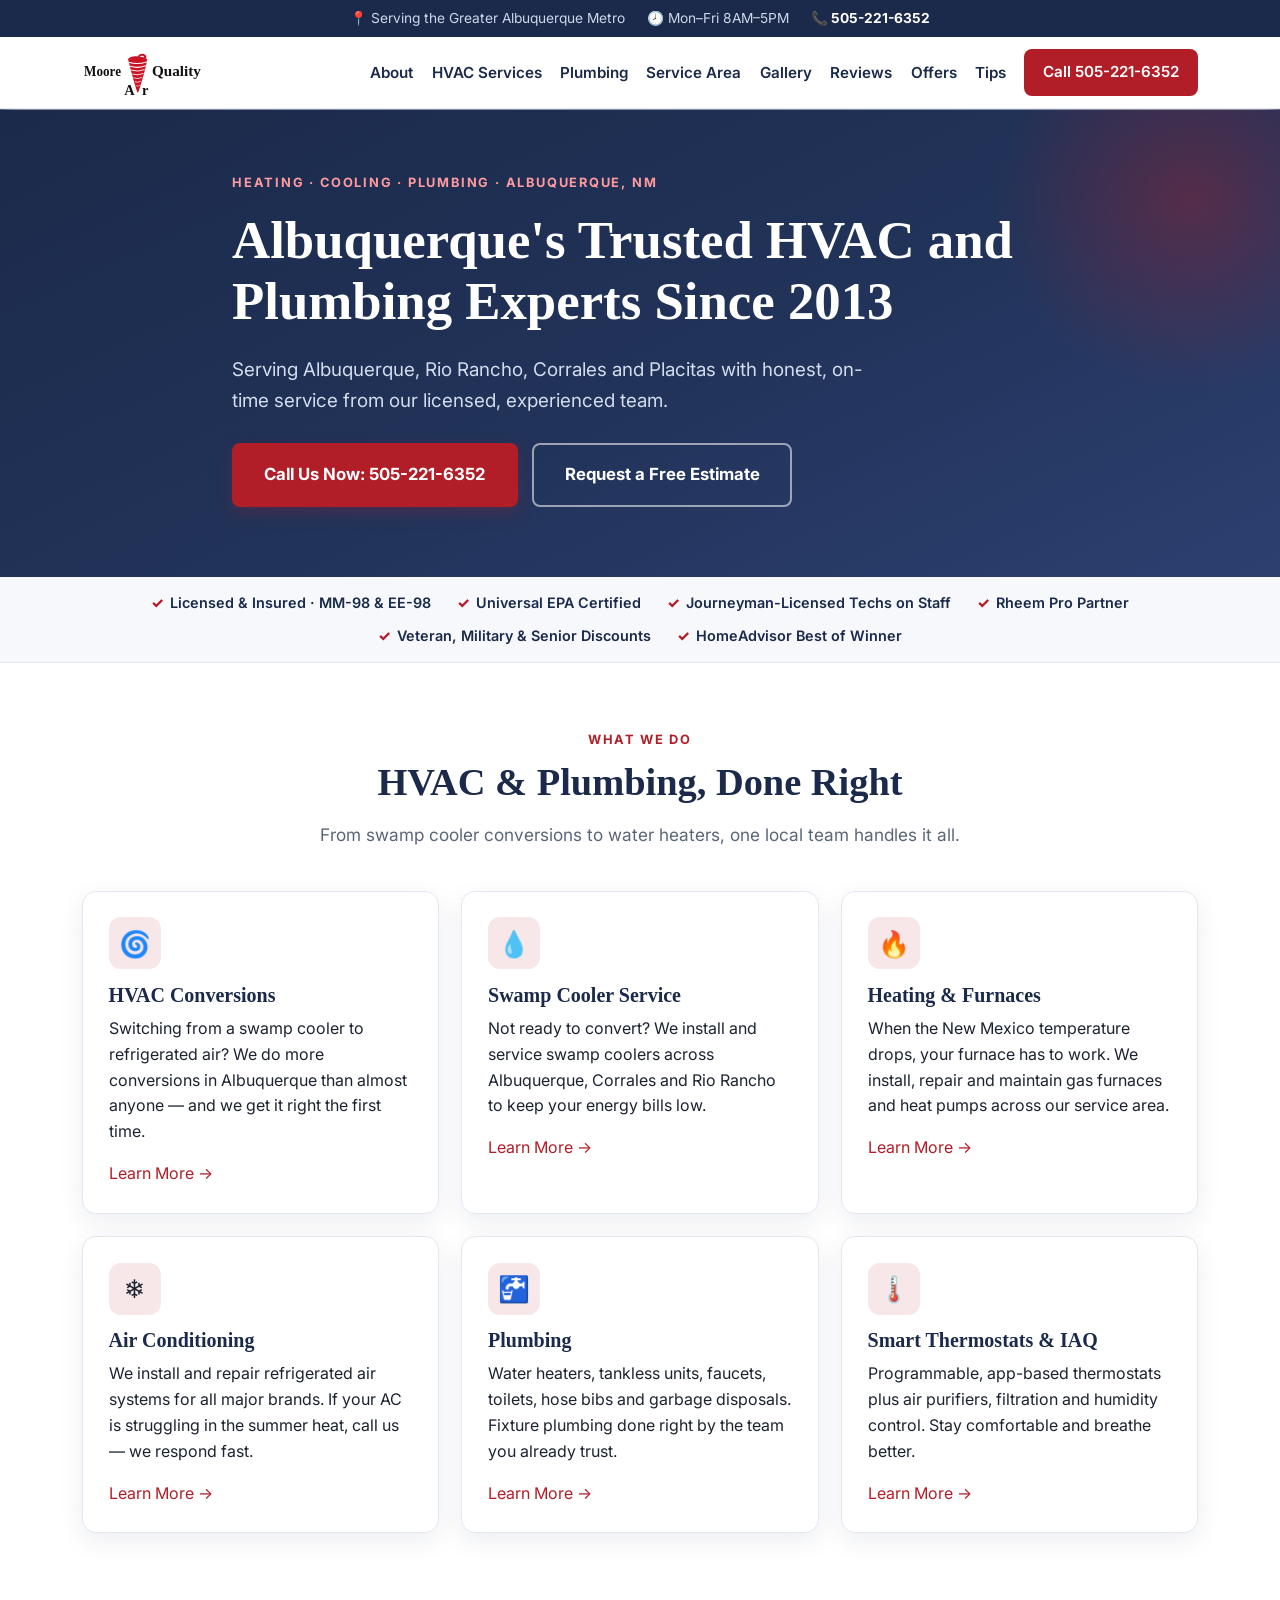
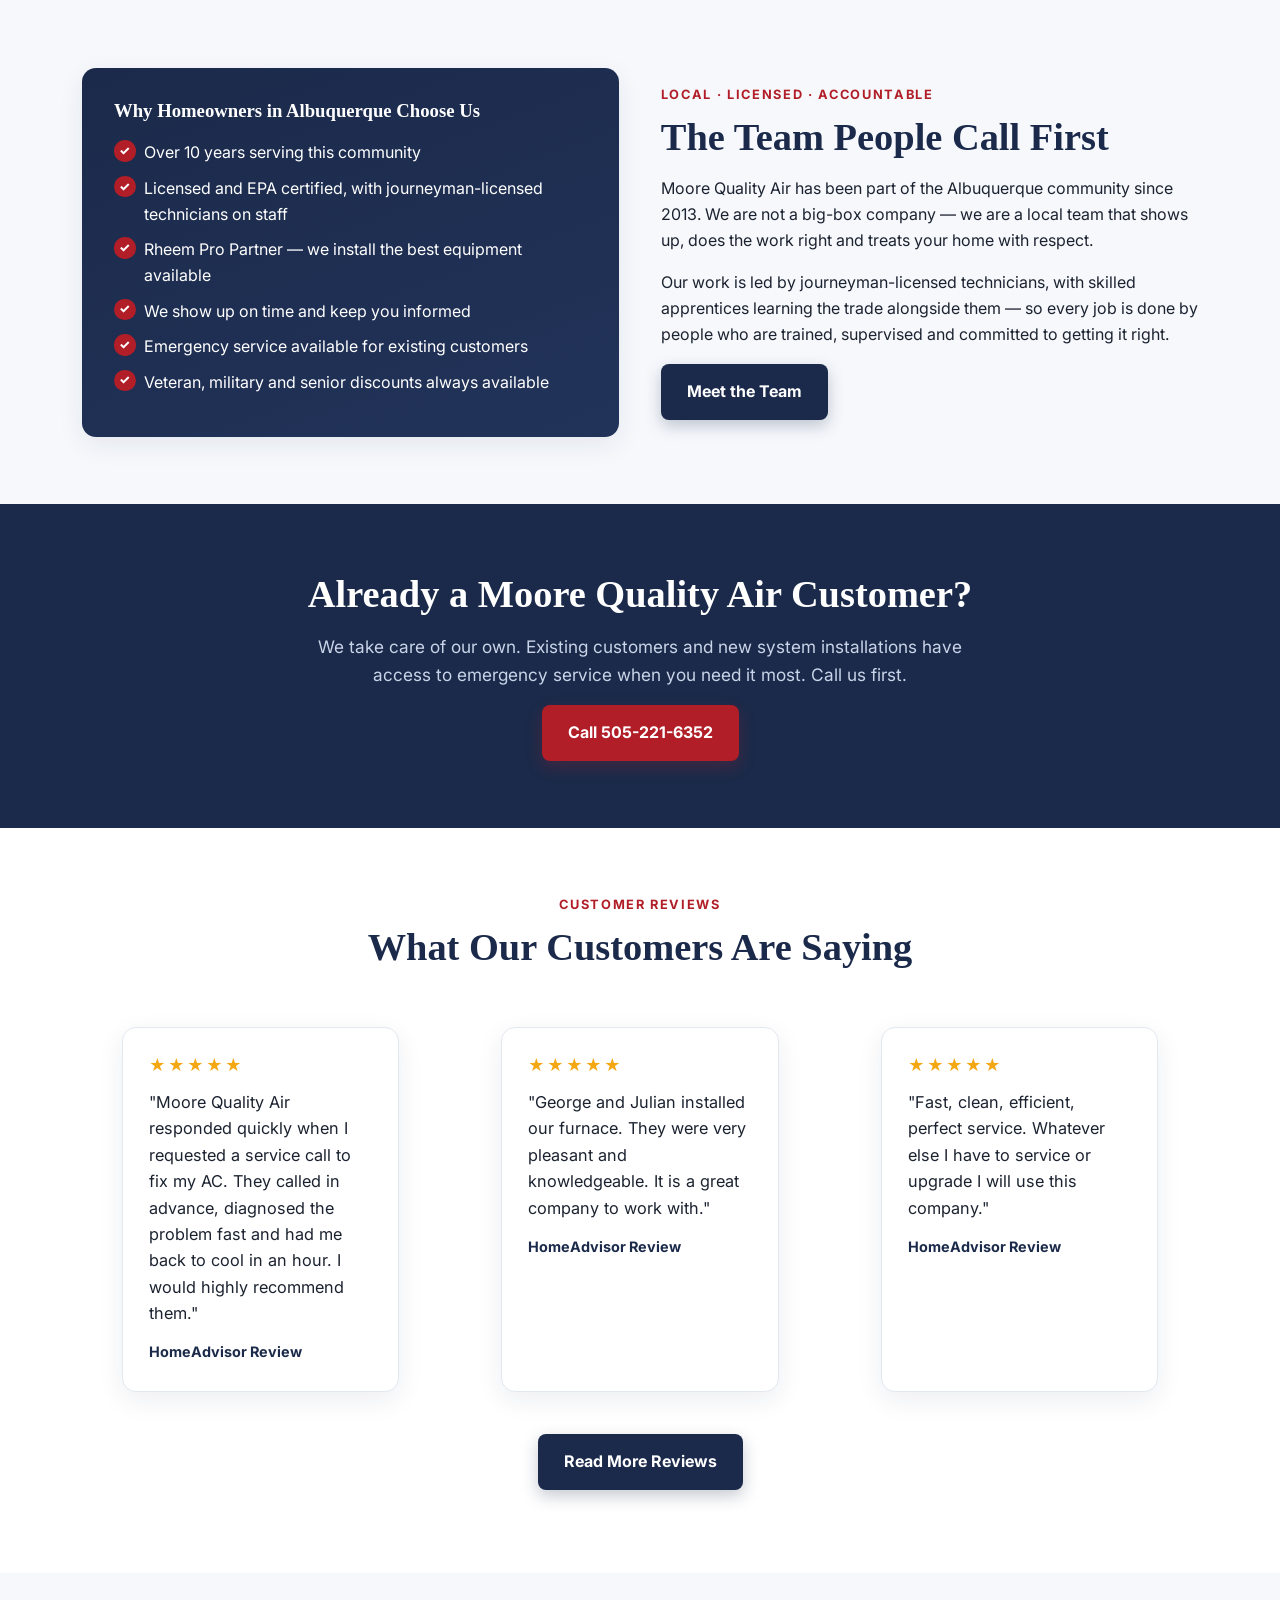
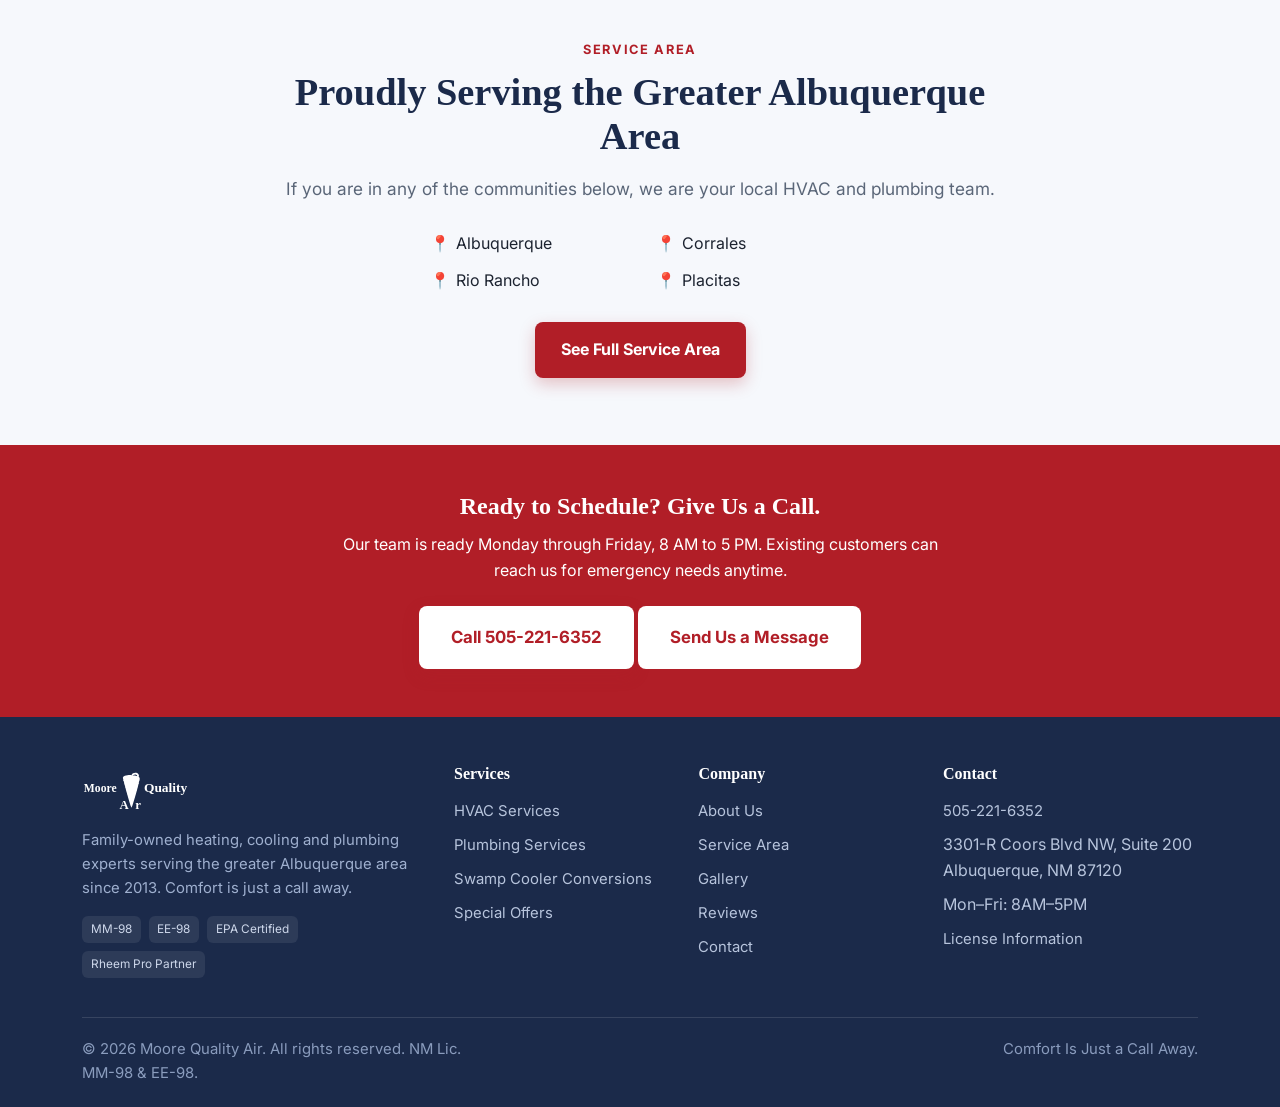
<file: index.html>
<!DOCTYPE html>
<html lang="en">
<head>
  <meta charset="UTF-8" />
  <meta name="viewport" content="width=device-width, initial-scale=1.0" />
  <title>Moore Quality Air | HVAC and Plumbing | Albuquerque NM</title>
  <meta name="description" content="Moore Quality Air serves Albuquerque, Rio Rancho, Corrales and Placitas. Licensed HVAC and plumbing experts since 2013. Call 505-221-6352." />
  <link rel="preconnect" href="https://fonts.googleapis.com" />
  <link rel="preconnect" href="https://fonts.gstatic.com" crossorigin />
  <link href="https://fonts.googleapis.com/css2?family=Inter:wght@400;500;600;700;800&display=swap" rel="stylesheet" />
  <link rel="stylesheet" href="styles.css" />
  <link rel="icon" href="assets/logo.svg" />
</head>
<body>
  <div class="topbar"><div class="container topbar__inner">
    <span>📍 Serving the Greater Albuquerque Metro</span>
    <span>🕗 Mon–Fri 8AM–5PM</span>
    <a href="tel:+15052216352">📞 505-221-6352</a>
  </div></div>

  <header class="header"><div class="container header__inner">
    <a class="brand" href="index.html" aria-label="Moore Quality Air home"><img src="assets/logo.svg" alt="Moore Quality Air" /></a>
    <nav class="nav" aria-label="Primary">
      <button class="nav__toggle" aria-expanded="false" aria-controls="nav-menu" aria-label="Toggle menu"><span></span><span></span><span></span></button>
      <ul class="nav__menu" id="nav-menu">
        <li><a href="about.html">About</a></li>
        <li><a href="hvac-services.html">HVAC Services</a></li>
        <li><a href="plumbing-services.html">Plumbing</a></li>
        <li><a href="service-area.html">Service Area</a></li>
        <li><a href="gallery.html">Gallery</a></li>
        <li><a href="reviews.html">Reviews</a></li>
        <li><a href="special-offers.html">Offers</a></li>
        <li><a href="helpful-tips.html">Tips</a></li>
        <li><a class="btn btn--small" href="tel:+15052216352">Call 505-221-6352</a></li>
      </ul>
    </nav>
  </div></header>

  <section class="hero"><div class="container hero__inner">
    <p class="hero__eyebrow">Heating · Cooling · Plumbing · Albuquerque, NM</p>
    <h1>Albuquerque's Trusted HVAC and Plumbing Experts Since 2013</h1>
    <p class="hero__sub">Serving Albuquerque, Rio Rancho, Corrales and Placitas with honest, on-time service from our licensed, experienced team.</p>
    <div class="hero__actions">
      <a class="btn btn--lg" href="tel:+15052216352">Call Us Now: 505-221-6352</a>
      <a class="btn btn--ghost btn--lg" href="contact.html">Request a Free Estimate</a>
    </div>
  </div></section>

  <div class="trustbar"><div class="container trustbar__inner">
    <span>Licensed &amp; Insured · MM-98 &amp; EE-98</span>
    <span>Universal EPA Certified</span>
    <span>Journeyman-Licensed Techs on Staff</span>
    <span>Rheem Pro Partner</span>
    <span>Veteran, Military &amp; Senior Discounts</span>
    <span>HomeAdvisor Best of Winner</span>
  </div></div>

  <!-- Services -->
  <section class="section"><div class="container">
    <div class="section__head">
      <p class="section__eyebrow">What We Do</p>
      <h2>HVAC &amp; Plumbing, Done Right</h2>
      <p class="section__sub">From swamp cooler conversions to water heaters, one local team handles it all.</p>
    </div>
    <div class="grid grid--3">
      <article class="card"><div class="card__icon">🌀</div><h3>HVAC Conversions</h3><p>Switching from a swamp cooler to refrigerated air? We do more conversions in Albuquerque than almost anyone — and we get it right the first time.</p><a href="hvac-services.html">Learn More →</a></article>
      <article class="card"><div class="card__icon">💧</div><h3>Swamp Cooler Service</h3><p>Not ready to convert? We install and service swamp coolers across Albuquerque, Corrales and Rio Rancho to keep your energy bills low.</p><a href="hvac-services.html">Learn More →</a></article>
      <article class="card"><div class="card__icon">🔥</div><h3>Heating &amp; Furnaces</h3><p>When the New Mexico temperature drops, your furnace has to work. We install, repair and maintain gas furnaces and heat pumps across our service area.</p><a href="hvac-services.html">Learn More →</a></article>
      <article class="card"><div class="card__icon">❄️</div><h3>Air Conditioning</h3><p>We install and repair refrigerated air systems for all major brands. If your AC is struggling in the summer heat, call us — we respond fast.</p><a href="hvac-services.html">Learn More →</a></article>
      <article class="card"><div class="card__icon">🚰</div><h3>Plumbing</h3><p>Water heaters, tankless units, faucets, toilets, hose bibs and garbage disposals. Fixture plumbing done right by the team you already trust.</p><a href="plumbing-services.html">Learn More →</a></article>
      <article class="card"><div class="card__icon">🌡️</div><h3>Smart Thermostats &amp; IAQ</h3><p>Programmable, app-based thermostats plus air purifiers, filtration and humidity control. Stay comfortable and breathe better.</p><a href="hvac-services.html">Learn More →</a></article>
    </div>
  </div></section>

  <!-- Why choose us -->
  <section class="section section--alt"><div class="container split">
    <div class="split__media panel">
      <h3>Why Homeowners in Albuquerque Choose Us</h3>
      <ul class="checklist" style="margin-bottom:0">
        <li>Over 10 years serving this community</li>
        <li>Licensed and EPA certified, with journeyman-licensed technicians on staff</li>
        <li>Rheem Pro Partner — we install the best equipment available</li>
        <li>We show up on time and keep you informed</li>
        <li>Emergency service available for existing customers</li>
        <li>Veteran, military and senior discounts always available</li>
      </ul>
    </div>
    <div>
      <p class="section__eyebrow">Local · Licensed · Accountable</p>
      <h2>The Team People Call First</h2>
      <p>Moore Quality Air has been part of the Albuquerque community since 2013. We are not a big-box company — we are a local team that shows up, does the work right and treats your home with respect.</p>
      <p>Our work is led by journeyman-licensed technicians, with skilled apprentices learning the trade alongside them — so every job is done by people who are trained, supervised and committed to getting it right.</p>
      <a class="btn btn--navy" href="about.html">Meet the Team</a>
    </div>
  </div></section>

  <!-- Emergency callout -->
  <section class="section section--navy"><div class="container" style="text-align:center; max-width:720px;">
    <h2>Already a Moore Quality Air Customer?</h2>
    <p class="section__sub">We take care of our own. Existing customers and new system installations have access to emergency service when you need it most. Call us first.</p>
    <a class="btn" href="tel:+15052216352">Call 505-221-6352</a>
  </div></section>

  <!-- Testimonials -->
  <section class="section"><div class="container">
    <div class="section__head"><p class="section__eyebrow">Customer Reviews</p><h2>What Our Customers Are Saying</h2></div>
    <div class="grid grid--3">
      <figure class="card review"><div class="review__stars">★★★★★</div><blockquote>"Moore Quality Air responded quickly when I requested a service call to fix my AC. They called in advance, diagnosed the problem fast and had me back to cool in an hour. I would highly recommend them."</blockquote><cite>HomeAdvisor Review</cite></figure>
      <figure class="card review"><div class="review__stars">★★★★★</div><blockquote>"George and Julian installed our furnace. They were very pleasant and knowledgeable. It is a great company to work with."</blockquote><cite>HomeAdvisor Review</cite></figure>
      <figure class="card review"><div class="review__stars">★★★★★</div><blockquote>"Fast, clean, efficient, perfect service. Whatever else I have to service or upgrade I will use this company."</blockquote><cite>HomeAdvisor Review</cite></figure>
    </div>
    <p style="text-align:center; margin-top:1.6rem;"><a class="btn btn--navy" href="reviews.html">Read More Reviews</a></p>
  </div></section>

  <!-- Service area -->
  <section class="section section--alt"><div class="container" style="text-align:center; max-width:780px;">
    <p class="section__eyebrow">Service Area</p>
    <h2>Proudly Serving the Greater Albuquerque Area</h2>
    <p class="section__sub">If you are in any of the communities below, we are your local HVAC and plumbing team.</p>
    <ul class="arealist" style="max-width:420px; margin:1.4rem auto; text-align:left;">
      <li>Albuquerque</li><li>Rio Rancho</li><li>Corrales</li><li>Placitas</li>
    </ul>
    <a class="btn" href="service-area.html">See Full Service Area</a>
  </div></section>

  <!-- Footer CTA -->
  <section class="cta-band"><div class="container">
    <h2>Ready to Schedule? Give Us a Call.</h2>
    <p style="max-width:620px; margin:0 auto 1.4rem;">Our team is ready Monday through Friday, 8 AM to 5 PM. Existing customers can reach us for emergency needs anytime.</p>
    <a class="btn btn--lg" href="tel:+15052216352">Call 505-221-6352</a>
    <a class="btn btn--lg btn--ghost" href="contact.html" style="border-color:rgba(255,255,255,.7)">Send Us a Message</a>
  </div></section>

  <!-- FOOTER (shared) -->
  <footer class="footer"><div class="container">
    <div class="footer__inner">
      <div>
        <img src="assets/logo.svg" alt="Moore Quality Air" />
        <p>Family-owned heating, cooling and plumbing experts serving the greater Albuquerque area since 2013. Comfort is just a call away.</p>
        <div class="badges"><span>MM-98</span><span>EE-98</span><span>EPA Certified</span><span>Rheem Pro Partner</span></div>
      </div>
      <div><h4>Services</h4><ul>
        <li><a href="hvac-services.html">HVAC Services</a></li>
        <li><a href="plumbing-services.html">Plumbing Services</a></li>
        <li><a href="hvac-services.html#conversions">Swamp Cooler Conversions</a></li>
        <li><a href="special-offers.html">Special Offers</a></li>
      </ul></div>
      <div><h4>Company</h4><ul>
        <li><a href="about.html">About Us</a></li>
        <li><a href="service-area.html">Service Area</a></li>
        <li><a href="gallery.html">Gallery</a></li>
        <li><a href="reviews.html">Reviews</a></li>
        <li><a href="contact.html">Contact</a></li>
      </ul></div>
      <div><h4>Contact</h4><ul>
        <li><a href="tel:+15052216352">505-221-6352</a></li>
        <li>3301-R Coors Blvd NW, Suite 200<br/>Albuquerque, NM 87120</li>
        <li>Mon–Fri: 8AM–5PM</li>
        <li><a href="license.html">License Information</a></li>
      </ul></div>
    </div>
    <div class="footer__bottom">
      <p>&copy; <span id="year"></span> Moore Quality Air. All rights reserved. NM Lic. MM-98 &amp; EE-98.</p>
      <p>Comfort Is Just a Call Away.</p>
    </div>
  </div></footer>
  <script src="script.js"></script>
</body>
</html>
</file>
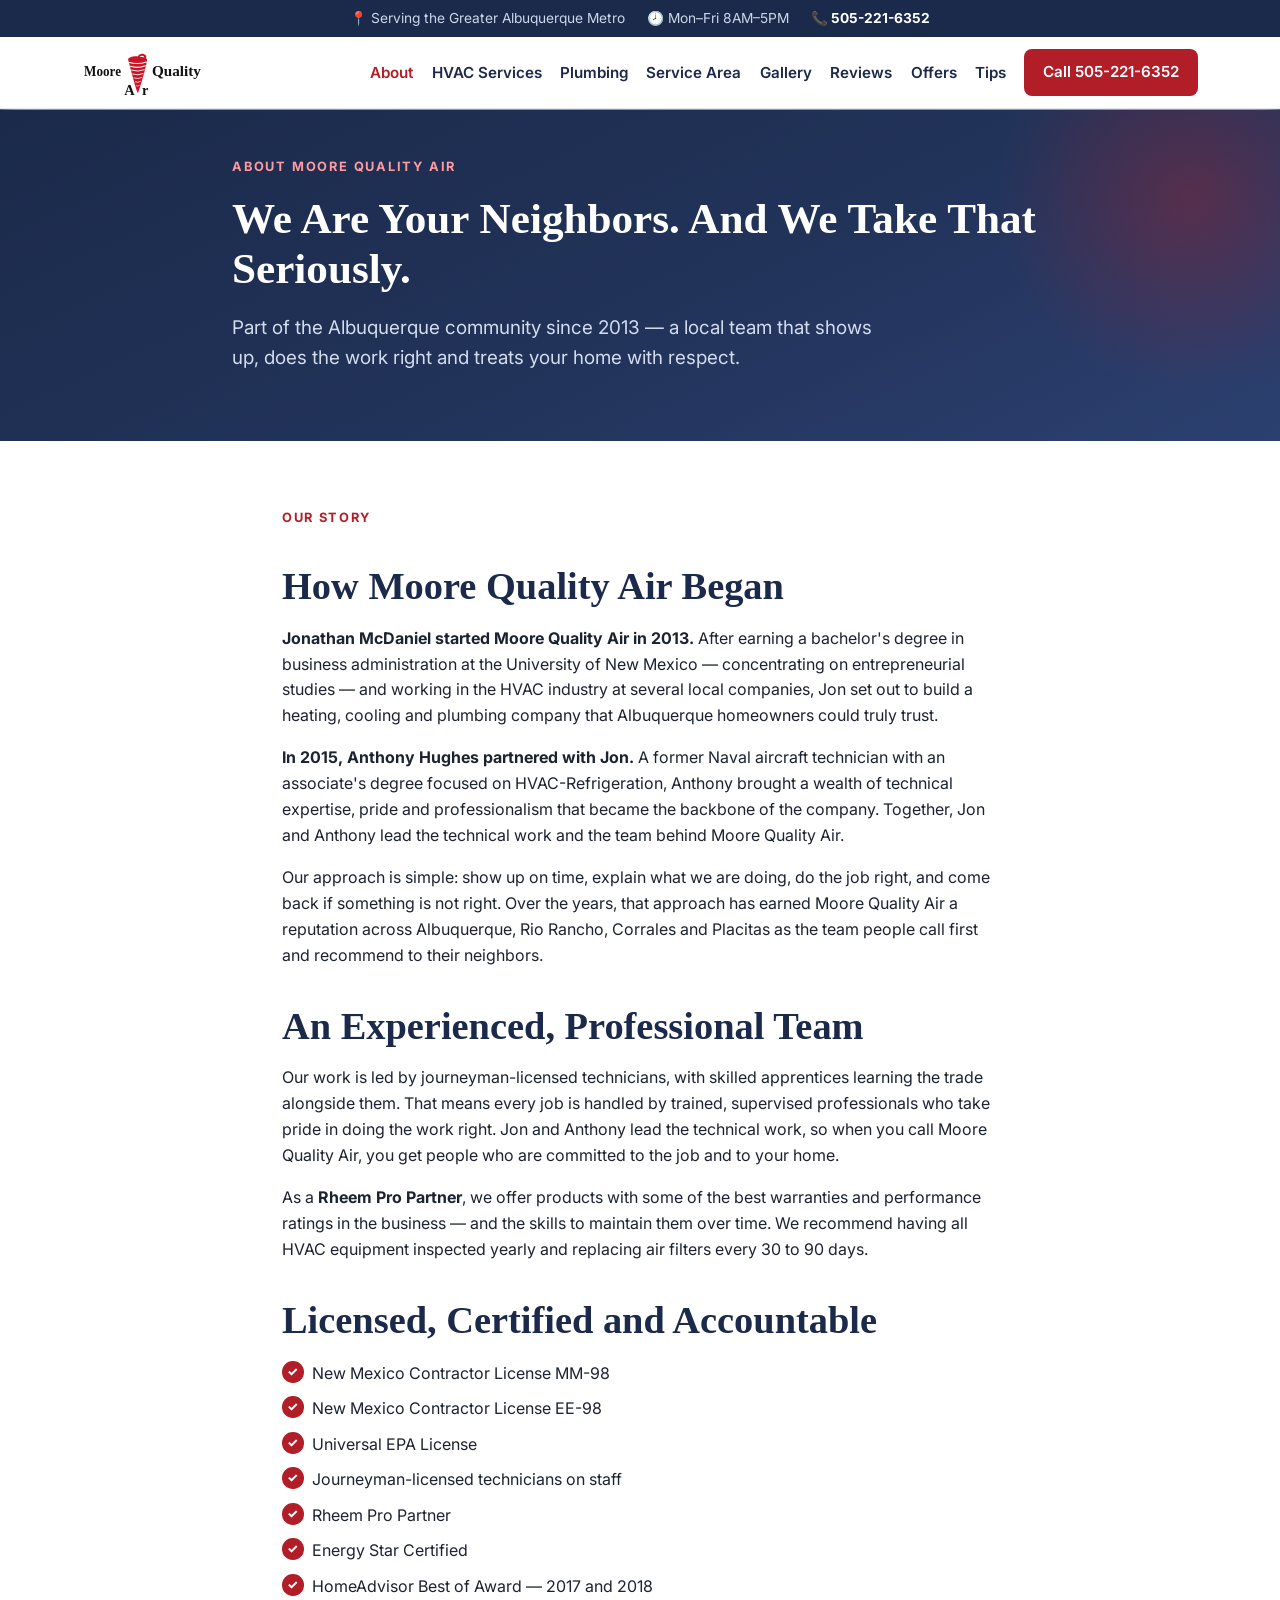
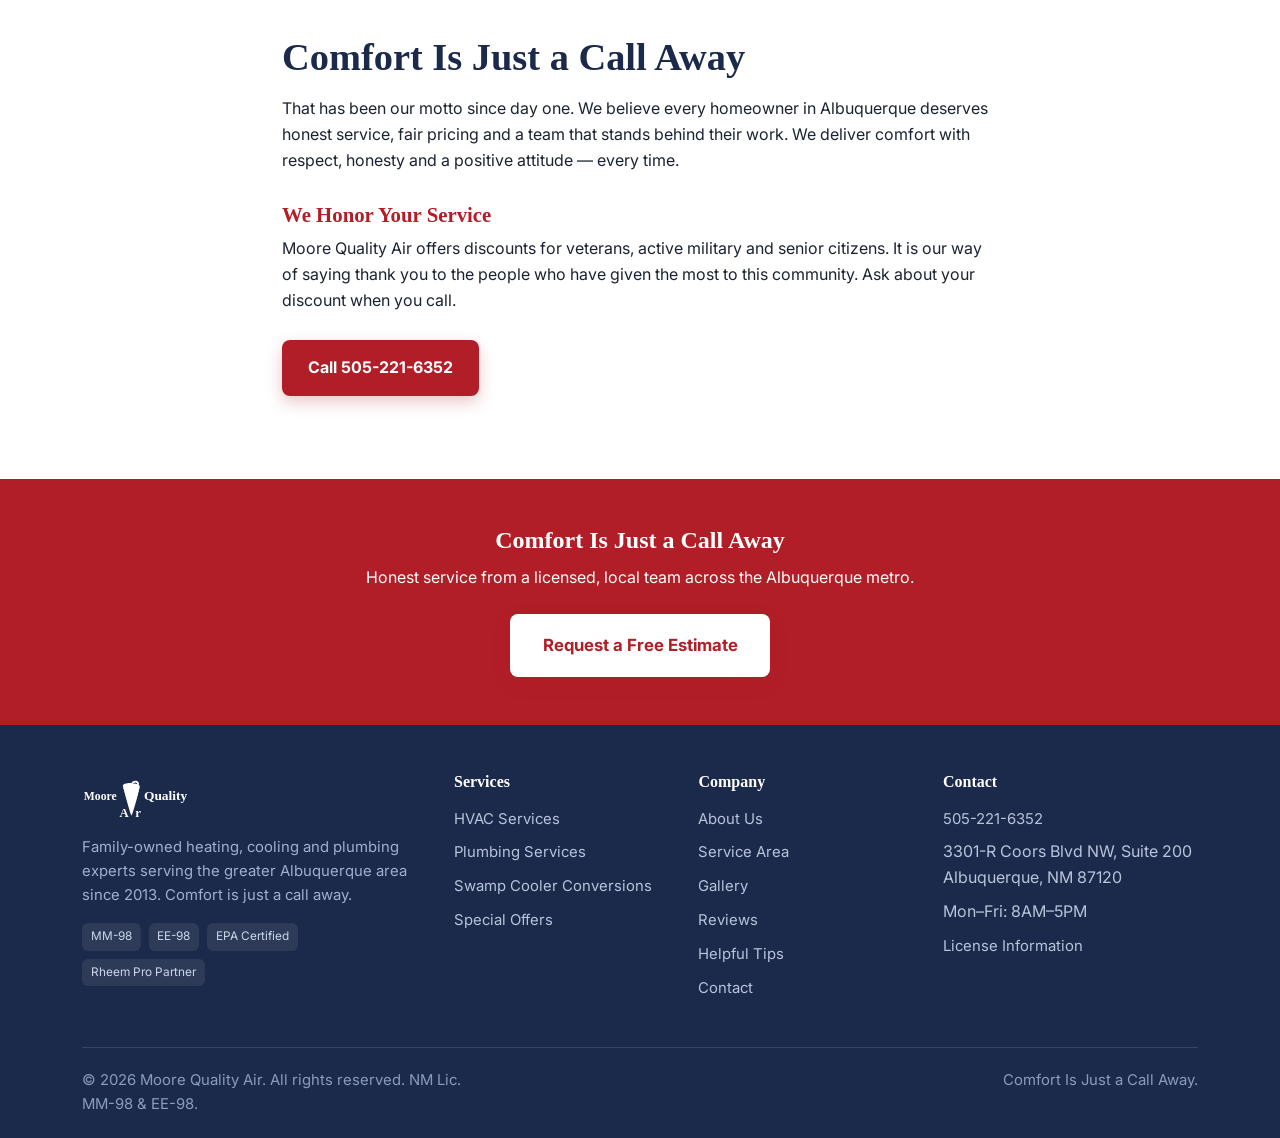
<file: about.html>
<!DOCTYPE html>
<html lang="en">
<head>
  <meta charset="UTF-8" />
  <meta name="viewport" content="width=device-width, initial-scale=1.0" />
  <title>About Moore Quality Air | HVAC and Plumbing Albuquerque NM</title>
  <meta name="description" content="Jonathan McDaniel founded Moore Quality Air in 2013; Anthony Hughes partnered in 2015. Serving Albuquerque, Rio Rancho, Corrales and Placitas. Licensed and EPA certified, with journeyman-licensed technicians on staff." />
  <link rel="preconnect" href="https://fonts.googleapis.com" />
  <link rel="preconnect" href="https://fonts.gstatic.com" crossorigin />
  <link href="https://fonts.googleapis.com/css2?family=Inter:wght@400;500;600;700;800&display=swap" rel="stylesheet" />
  <link rel="stylesheet" href="styles.css" />
  <link rel="icon" href="assets/logo.svg" />
</head>
<body>
  <div class="topbar"><div class="container topbar__inner">
    <span>📍 Serving the Greater Albuquerque Metro</span><span>🕗 Mon–Fri 8AM–5PM</span><a href="tel:+15052216352">📞 505-221-6352</a>
  </div></div>
  <header class="header"><div class="container header__inner">
    <a class="brand" href="index.html" aria-label="Moore Quality Air home"><img src="assets/logo.svg" alt="Moore Quality Air" /></a>
    <nav class="nav" aria-label="Primary">
      <button class="nav__toggle" aria-expanded="false" aria-controls="nav-menu" aria-label="Toggle menu"><span></span><span></span><span></span></button>
      <ul class="nav__menu" id="nav-menu">
        <li><a href="about.html" class="active">About</a></li>
        <li><a href="hvac-services.html">HVAC Services</a></li>
        <li><a href="plumbing-services.html">Plumbing</a></li>
        <li><a href="service-area.html">Service Area</a></li>
        <li><a href="gallery.html">Gallery</a></li>
        <li><a href="reviews.html">Reviews</a></li>
        <li><a href="special-offers.html">Offers</a></li>
        <li><a href="helpful-tips.html">Tips</a></li>
        <li><a class="btn btn--small" href="tel:+15052216352">Call 505-221-6352</a></li>
      </ul>
    </nav>
  </div></header>

  <section class="hero hero--page"><div class="container hero__inner">
    <p class="hero__eyebrow">About Moore Quality Air</p>
    <h1>We Are Your Neighbors. And We Take That Seriously.</h1>
    <p class="hero__sub">Part of the Albuquerque community since 2013 — a local team that shows up, does the work right and treats your home with respect.</p>
  </div></section>

  <section class="section"><div class="container prose">
    <p class="section__eyebrow">Our Story</p>
    <h2>How Moore Quality Air Began</h2>
    <p><strong>Jonathan McDaniel started Moore Quality Air in 2013.</strong> After earning a bachelor's degree in business administration at the University of New Mexico — concentrating on entrepreneurial studies — and working in the HVAC industry at several local companies, Jon set out to build a heating, cooling and plumbing company that Albuquerque homeowners could truly trust.</p>
    <p><strong>In 2015, Anthony Hughes partnered with Jon.</strong> A former Naval aircraft technician with an associate's degree focused on HVAC-Refrigeration, Anthony brought a wealth of technical expertise, pride and professionalism that became the backbone of the company. Together, Jon and Anthony lead the technical work and the team behind Moore Quality Air.</p>
    <p>Our approach is simple: show up on time, explain what we are doing, do the job right, and come back if something is not right. Over the years, that approach has earned Moore Quality Air a reputation across Albuquerque, Rio Rancho, Corrales and Placitas as the team people call first and recommend to their neighbors.</p>
    <!-- Eduardo note: update this section with Anthony's personal background once he shares more details. -->

    <h2>An Experienced, Professional Team</h2>
    <p>Our work is led by journeyman-licensed technicians, with skilled apprentices learning the trade alongside them. That means every job is handled by trained, supervised professionals who take pride in doing the work right. Jon and Anthony lead the technical work, so when you call Moore Quality Air, you get people who are committed to the job and to your home.</p>
    <p>As a <strong>Rheem Pro Partner</strong>, we offer products with some of the best warranties and performance ratings in the business — and the skills to maintain them over time. We recommend having all HVAC equipment inspected yearly and replacing air filters every 30 to 90 days.</p>

    <h2>Licensed, Certified and Accountable</h2>
    <ul class="checklist">
      <li>New Mexico Contractor License MM-98</li>
      <li>New Mexico Contractor License EE-98</li>
      <li>Universal EPA License</li>
      <li>Journeyman-licensed technicians on staff</li>
      <li>Rheem Pro Partner</li>
      <li>Energy Star Certified</li>
      <li>HomeAdvisor Best of Award — 2017 and 2018</li>
    </ul>

    <h2>Comfort Is Just a Call Away</h2>
    <p>That has been our motto since day one. We believe every homeowner in Albuquerque deserves honest service, fair pricing and a team that stands behind their work. We deliver comfort with respect, honesty and a positive attitude — every time.</p>

    <h3>We Honor Your Service</h3>
    <p>Moore Quality Air offers discounts for veterans, active military and senior citizens. It is our way of saying thank you to the people who have given the most to this community. Ask about your discount when you call.</p>
    <p style="margin-top:1.6rem;"><a class="btn" href="tel:+15052216352">Call 505-221-6352</a></p>
  </div></section>

  <section class="cta-band"><div class="container">
    <h2>Comfort Is Just a Call Away</h2>
    <p style="max-width:600px;margin:0 auto 1.4rem;">Honest service from a licensed, local team across the Albuquerque metro.</p>
    <a class="btn btn--lg" href="contact.html">Request a Free Estimate</a>
  </div></section>

  <footer class="footer"><div class="container">
    <div class="footer__inner">
      <div><img src="assets/logo.svg" alt="Moore Quality Air" /><p>Family-owned heating, cooling and plumbing experts serving the greater Albuquerque area since 2013. Comfort is just a call away.</p><div class="badges"><span>MM-98</span><span>EE-98</span><span>EPA Certified</span><span>Rheem Pro Partner</span></div></div>
      <div><h4>Services</h4><ul><li><a href="hvac-services.html">HVAC Services</a></li><li><a href="plumbing-services.html">Plumbing Services</a></li><li><a href="hvac-services.html#conversions">Swamp Cooler Conversions</a></li><li><a href="special-offers.html">Special Offers</a></li></ul></div>
      <div><h4>Company</h4><ul><li><a href="about.html">About Us</a></li><li><a href="service-area.html">Service Area</a></li><li><a href="gallery.html">Gallery</a></li><li><a href="reviews.html">Reviews</a></li><li><a href="helpful-tips.html">Helpful Tips</a></li><li><a href="contact.html">Contact</a></li></ul></div>
      <div><h4>Contact</h4><ul><li><a href="tel:+15052216352">505-221-6352</a></li><li>3301-R Coors Blvd NW, Suite 200<br/>Albuquerque, NM 87120</li><li>Mon–Fri: 8AM–5PM</li><li><a href="license.html">License Information</a></li></ul></div>
    </div>
    <div class="footer__bottom"><p>&copy; <span id="year"></span> Moore Quality Air. All rights reserved. NM Lic. MM-98 &amp; EE-98.</p><p>Comfort Is Just a Call Away.</p></div>
  </div></footer>
  <script src="script.js"></script>
</body>
</html>
</file>
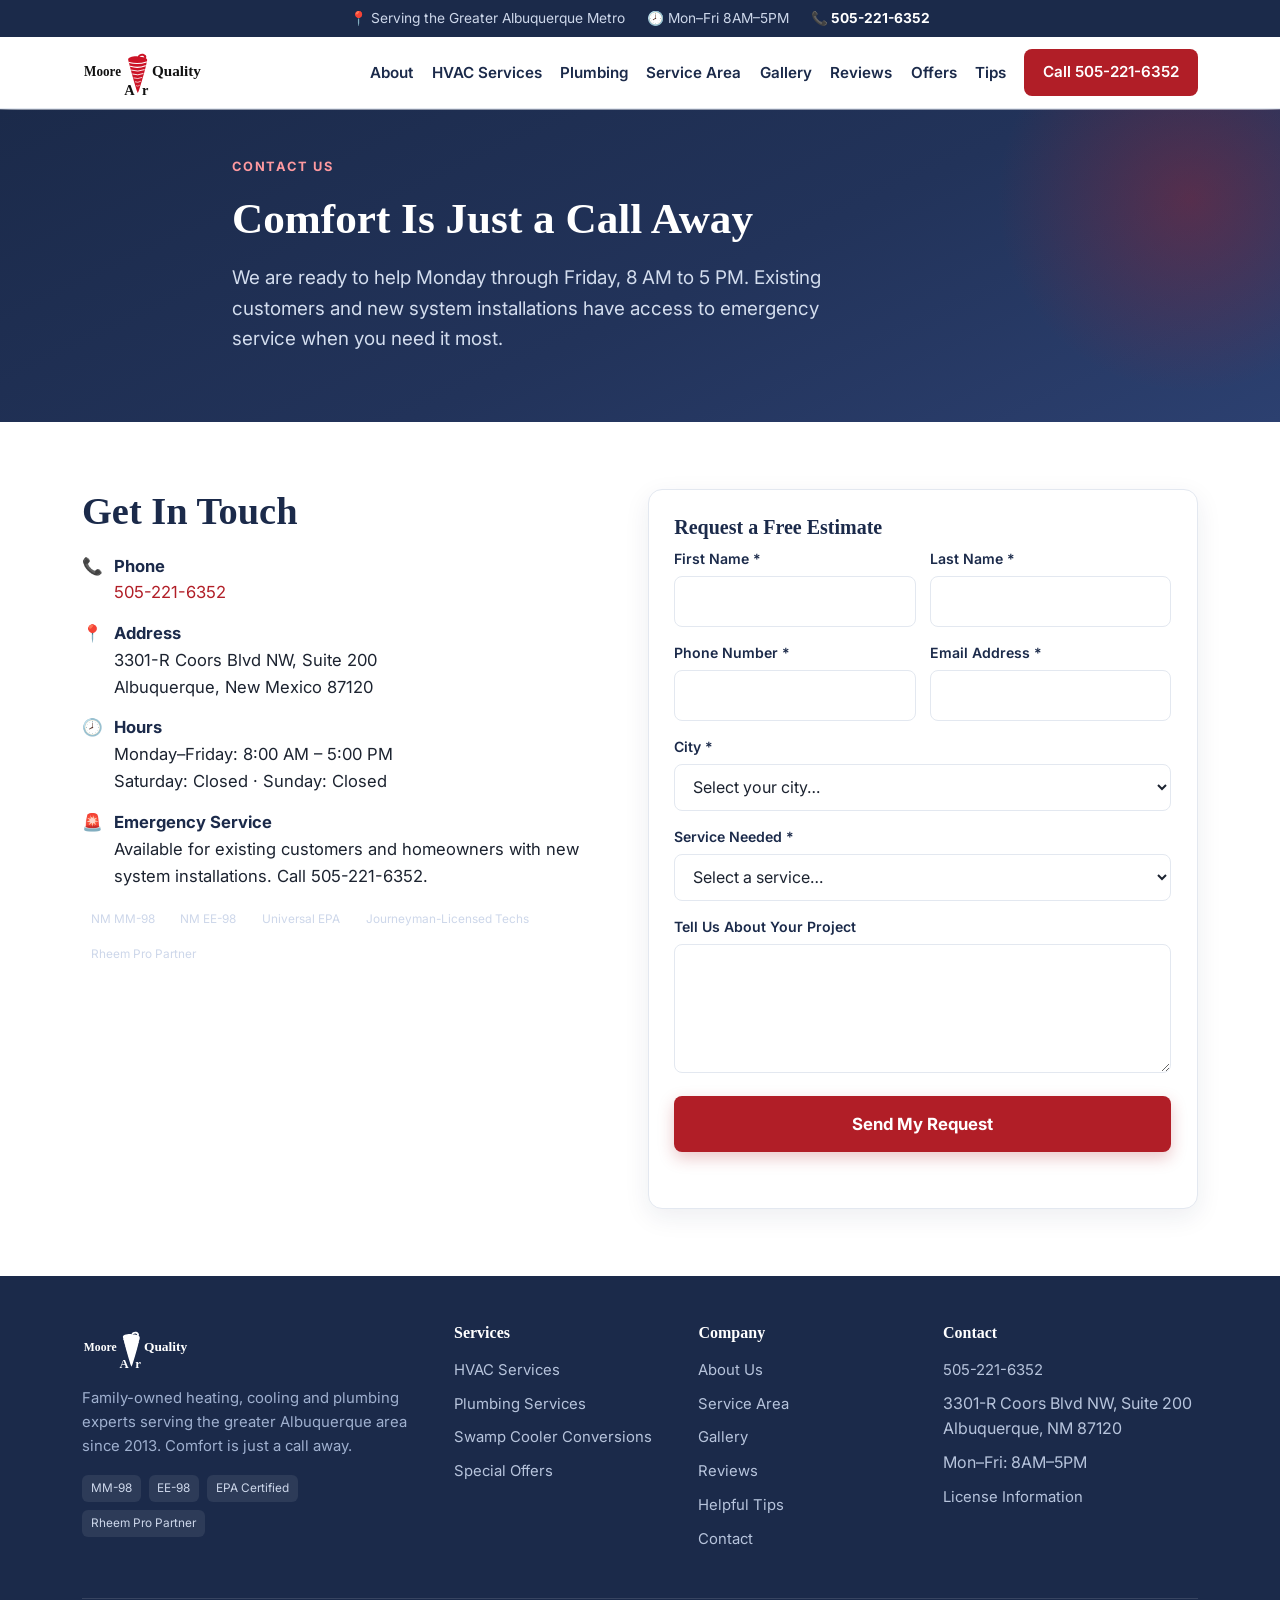
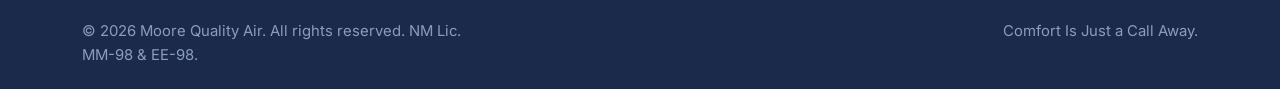
<file: contact.html>
<!DOCTYPE html>
<html lang="en">
<head>
  <meta charset="UTF-8" />
  <meta name="viewport" content="width=device-width, initial-scale=1.0" />
  <title>Contact Moore Quality Air | 505-221-6352</title>
  <meta name="description" content="Contact Moore Quality Air for HVAC and plumbing service in Albuquerque, Rio Rancho, Corrales and Placitas. Call 505-221-6352 or send us a message." />
  <link rel="preconnect" href="https://fonts.googleapis.com" />
  <link rel="preconnect" href="https://fonts.gstatic.com" crossorigin />
  <link href="https://fonts.googleapis.com/css2?family=Inter:wght@400;500;600;700;800&display=swap" rel="stylesheet" />
  <link rel="stylesheet" href="styles.css" />
  <link rel="icon" href="assets/logo.svg" />
</head>
<body>
  <div class="topbar"><div class="container topbar__inner">
    <span>📍 Serving the Greater Albuquerque Metro</span><span>🕗 Mon–Fri 8AM–5PM</span><a href="tel:+15052216352">📞 505-221-6352</a>
  </div></div>
  <header class="header"><div class="container header__inner">
    <a class="brand" href="index.html" aria-label="Moore Quality Air home"><img src="assets/logo.svg" alt="Moore Quality Air" /></a>
    <nav class="nav" aria-label="Primary">
      <button class="nav__toggle" aria-expanded="false" aria-controls="nav-menu" aria-label="Toggle menu"><span></span><span></span><span></span></button>
      <ul class="nav__menu" id="nav-menu">
        <li><a href="about.html">About</a></li>
        <li><a href="hvac-services.html">HVAC Services</a></li>
        <li><a href="plumbing-services.html">Plumbing</a></li>
        <li><a href="service-area.html">Service Area</a></li>
        <li><a href="gallery.html">Gallery</a></li>
        <li><a href="reviews.html">Reviews</a></li>
        <li><a href="special-offers.html">Offers</a></li>
        <li><a href="helpful-tips.html">Tips</a></li>
        <li><a class="btn btn--small" href="tel:+15052216352">Call 505-221-6352</a></li>
      </ul>
    </nav>
  </div></header>

  <section class="hero hero--page"><div class="container hero__inner">
    <p class="hero__eyebrow">Contact Us</p>
    <h1>Comfort Is Just a Call Away</h1>
    <p class="hero__sub">We are ready to help Monday through Friday, 8 AM to 5 PM. Existing customers and new system installations have access to emergency service when you need it most.</p>
  </div></section>

  <section class="section"><div class="container contact-grid">
    <div>
      <h2>Get In Touch</h2>
      <ul class="contact-list">
        <li><span>📞</span><div><b>Phone</b><br/><a href="tel:+15052216352">505-221-6352</a></div></li>
        <li><span>📍</span><div><b>Address</b><br/>3301-R Coors Blvd NW, Suite 200<br/>Albuquerque, New Mexico 87120</div></li>
        <li><span>🕗</span><div><b>Hours</b><br/>Monday–Friday: 8:00 AM – 5:00 PM<br/>Saturday: Closed · Sunday: Closed</div></li>
        <li><span>🚨</span><div><b>Emergency Service</b><br/>Available for existing customers and homeowners with new system installations. Call 505-221-6352.</div></li>
      </ul>
      <div class="badges" style="margin-top:1rem">
        <span>NM MM-98</span><span>NM EE-98</span><span>Universal EPA</span><span>Journeyman-Licensed Techs</span><span>Rheem Pro Partner</span>
      </div>
    </div>

    <form class="card" id="contact-form" method="POST" action="https://formspree.io/f/YOUR_FORM_ID" novalidate>
      <h3 style="margin-top:0">Request a Free Estimate</h3>
      <!-- Spam honeypot (hidden from people, bots fill it) -->
      <input type="text" name="_gotcha" tabindex="-1" autocomplete="off" style="position:absolute;left:-9999px;" aria-hidden="true" />
      <input type="hidden" name="_subject" value="New website estimate request — Moore Quality Air" />
      <div class="field-row">
        <div class="field"><label for="firstName">First Name *</label><input id="firstName" name="firstName" type="text" autocomplete="given-name" required /></div>
        <div class="field"><label for="lastName">Last Name *</label><input id="lastName" name="lastName" type="text" autocomplete="family-name" required /></div>
      </div>
      <div class="field-row">
        <div class="field"><label for="phone">Phone Number *</label><input id="phone" name="phone" type="tel" autocomplete="tel" required /></div>
        <div class="field"><label for="email">Email Address *</label><input id="email" name="email" type="email" autocomplete="email" required /></div>
      </div>
      <div class="field"><label for="city">City *</label>
        <select id="city" name="city" required>
          <option value="">Select your city…</option>
          <option>Albuquerque</option><option>Rio Rancho</option><option>Corrales</option>
          <option>Placitas</option><option>Other</option>
        </select>
      </div>
      <div class="field"><label for="service">Service Needed *</label>
        <select id="service" name="service" required>
          <option value="">Select a service…</option>
          <option>HVAC Conversion</option><option>Swamp Cooler</option><option>Air Conditioning</option>
          <option>Furnace</option><option>Heat Pump</option><option>Plumbing</option><option>Other</option>
        </select>
      </div>
      <div class="field"><label for="message">Tell Us About Your Project</label><textarea id="message" name="message" rows="4"></textarea></div>
      <button class="btn btn--lg btn--block" type="submit">Send My Request</button>
      <p class="form__note" id="form-note" role="status" aria-live="polite"></p>
    </form>
  </div></section>

  <footer class="footer"><div class="container">
    <div class="footer__inner">
      <div><img src="assets/logo.svg" alt="Moore Quality Air" /><p>Family-owned heating, cooling and plumbing experts serving the greater Albuquerque area since 2013. Comfort is just a call away.</p><div class="badges"><span>MM-98</span><span>EE-98</span><span>EPA Certified</span><span>Rheem Pro Partner</span></div></div>
      <div><h4>Services</h4><ul><li><a href="hvac-services.html">HVAC Services</a></li><li><a href="plumbing-services.html">Plumbing Services</a></li><li><a href="hvac-services.html#conversions">Swamp Cooler Conversions</a></li><li><a href="special-offers.html">Special Offers</a></li></ul></div>
      <div><h4>Company</h4><ul><li><a href="about.html">About Us</a></li><li><a href="service-area.html">Service Area</a></li><li><a href="gallery.html">Gallery</a></li><li><a href="reviews.html">Reviews</a></li><li><a href="helpful-tips.html">Helpful Tips</a></li><li><a href="contact.html">Contact</a></li></ul></div>
      <div><h4>Contact</h4><ul><li><a href="tel:+15052216352">505-221-6352</a></li><li>3301-R Coors Blvd NW, Suite 200<br/>Albuquerque, NM 87120</li><li>Mon–Fri: 8AM–5PM</li><li><a href="license.html">License Information</a></li></ul></div>
    </div>
    <div class="footer__bottom"><p>&copy; <span id="year"></span> Moore Quality Air. All rights reserved. NM Lic. MM-98 &amp; EE-98.</p><p>Comfort Is Just a Call Away.</p></div>
  </div></footer>
  <script src="script.js"></script>
</body>
</html>
</file>
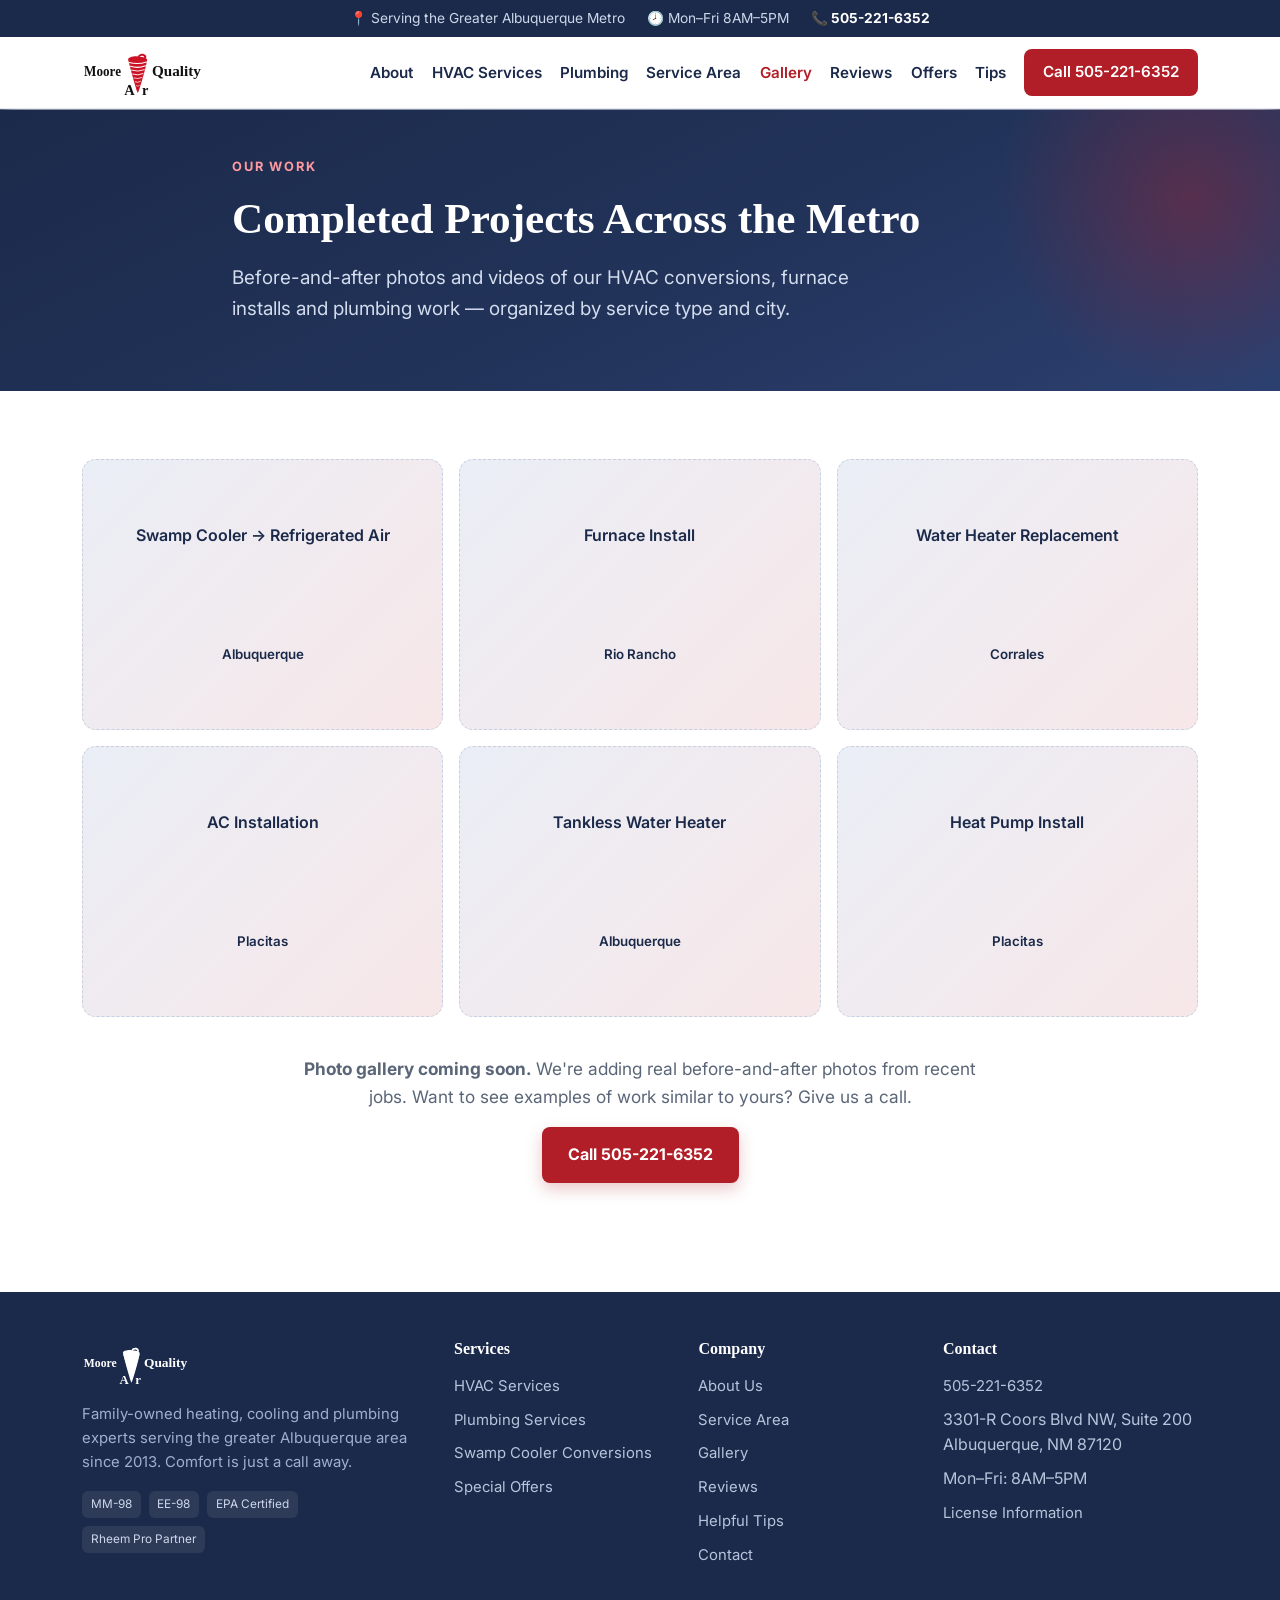
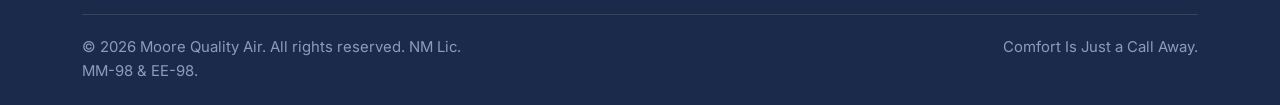
<file: gallery.html>
<!DOCTYPE html>
<html lang="en">
<head>
  <meta charset="UTF-8" />
  <meta name="viewport" content="width=device-width, initial-scale=1.0" />
  <title>Gallery | Moore Quality Air | Albuquerque HVAC &amp; Plumbing</title>
  <meta name="description" content="See completed HVAC and plumbing work by Moore Quality Air across Albuquerque, Rio Rancho, Corrales and Placitas. Call 505-221-6352." />
  <link rel="preconnect" href="https://fonts.googleapis.com" />
  <link rel="preconnect" href="https://fonts.gstatic.com" crossorigin />
  <link href="https://fonts.googleapis.com/css2?family=Inter:wght@400;500;600;700;800&display=swap" rel="stylesheet" />
  <link rel="stylesheet" href="styles.css" />
  <link rel="icon" href="assets/logo.svg" />
</head>
<body>
  <div class="topbar"><div class="container topbar__inner">
    <span>📍 Serving the Greater Albuquerque Metro</span><span>🕗 Mon–Fri 8AM–5PM</span><a href="tel:+15052216352">📞 505-221-6352</a>
  </div></div>
  <header class="header"><div class="container header__inner">
    <a class="brand" href="index.html" aria-label="Moore Quality Air home"><img src="assets/logo.svg" alt="Moore Quality Air" /></a>
    <nav class="nav" aria-label="Primary">
      <button class="nav__toggle" aria-expanded="false" aria-controls="nav-menu" aria-label="Toggle menu"><span></span><span></span><span></span></button>
      <ul class="nav__menu" id="nav-menu">
        <li><a href="about.html">About</a></li>
        <li><a href="hvac-services.html">HVAC Services</a></li>
        <li><a href="plumbing-services.html">Plumbing</a></li>
        <li><a href="service-area.html">Service Area</a></li>
        <li><a href="gallery.html" class="active">Gallery</a></li>
        <li><a href="reviews.html">Reviews</a></li>
        <li><a href="special-offers.html">Offers</a></li>
        <li><a href="helpful-tips.html">Tips</a></li>
        <li><a class="btn btn--small" href="tel:+15052216352">Call 505-221-6352</a></li>
      </ul>
    </nav>
  </div></header>

  <section class="hero hero--page"><div class="container hero__inner">
    <p class="hero__eyebrow">Our Work</p>
    <h1>Completed Projects Across the Metro</h1>
    <p class="hero__sub">Before-and-after photos and videos of our HVAC conversions, furnace installs and plumbing work — organized by service type and city.</p>
  </div></section>

  <section class="section"><div class="container">
    <div class="gallery-grid">
      <div class="gallery-tile">Swamp Cooler → Refrigerated Air<br/><small>Albuquerque</small></div>
      <div class="gallery-tile">Furnace Install<br/><small>Rio Rancho</small></div>
      <div class="gallery-tile">Water Heater Replacement<br/><small>Corrales</small></div>
      <div class="gallery-tile">AC Installation<br/><small>Placitas</small></div>
      <div class="gallery-tile">Tankless Water Heater<br/><small>Albuquerque</small></div>
      <div class="gallery-tile">Heat Pump Install<br/><small>Placitas</small></div>
    </div>
    <div class="section__head" style="margin-top:2.4rem;">
      <p class="section__sub"><strong>Photo gallery coming soon.</strong> We're adding real before-and-after photos from recent jobs. Want to see examples of work similar to yours? Give us a call.</p>
      <a class="btn" href="tel:+15052216352">Call 505-221-6352</a>
    </div>
  </div></section>

  <footer class="footer"><div class="container">
    <div class="footer__inner">
      <div><img src="assets/logo.svg" alt="Moore Quality Air" /><p>Family-owned heating, cooling and plumbing experts serving the greater Albuquerque area since 2013. Comfort is just a call away.</p><div class="badges"><span>MM-98</span><span>EE-98</span><span>EPA Certified</span><span>Rheem Pro Partner</span></div></div>
      <div><h4>Services</h4><ul><li><a href="hvac-services.html">HVAC Services</a></li><li><a href="plumbing-services.html">Plumbing Services</a></li><li><a href="hvac-services.html#conversions">Swamp Cooler Conversions</a></li><li><a href="special-offers.html">Special Offers</a></li></ul></div>
      <div><h4>Company</h4><ul><li><a href="about.html">About Us</a></li><li><a href="service-area.html">Service Area</a></li><li><a href="gallery.html">Gallery</a></li><li><a href="reviews.html">Reviews</a></li><li><a href="helpful-tips.html">Helpful Tips</a></li><li><a href="contact.html">Contact</a></li></ul></div>
      <div><h4>Contact</h4><ul><li><a href="tel:+15052216352">505-221-6352</a></li><li>3301-R Coors Blvd NW, Suite 200<br/>Albuquerque, NM 87120</li><li>Mon–Fri: 8AM–5PM</li><li><a href="license.html">License Information</a></li></ul></div>
    </div>
    <div class="footer__bottom"><p>&copy; <span id="year"></span> Moore Quality Air. All rights reserved. NM Lic. MM-98 &amp; EE-98.</p><p>Comfort Is Just a Call Away.</p></div>
  </div></footer>
  <script src="script.js"></script>
</body>
</html>
</file>
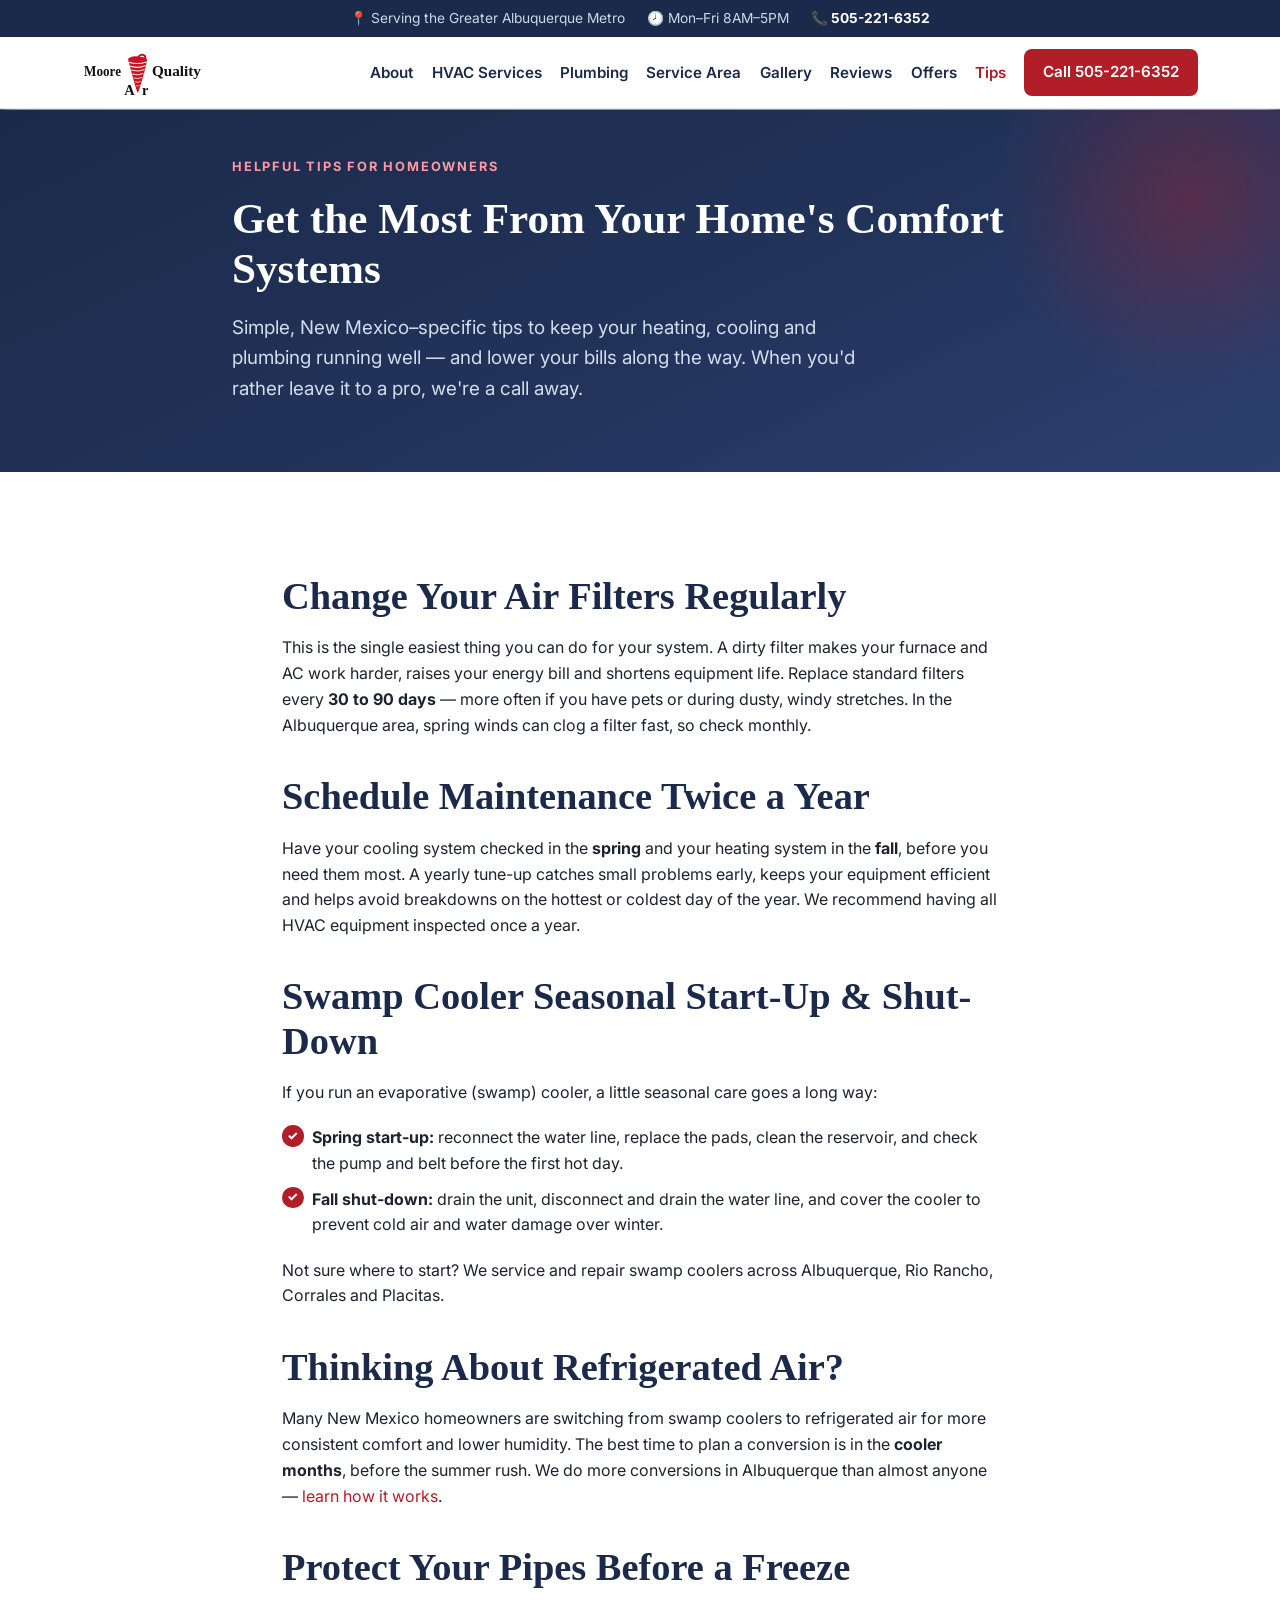
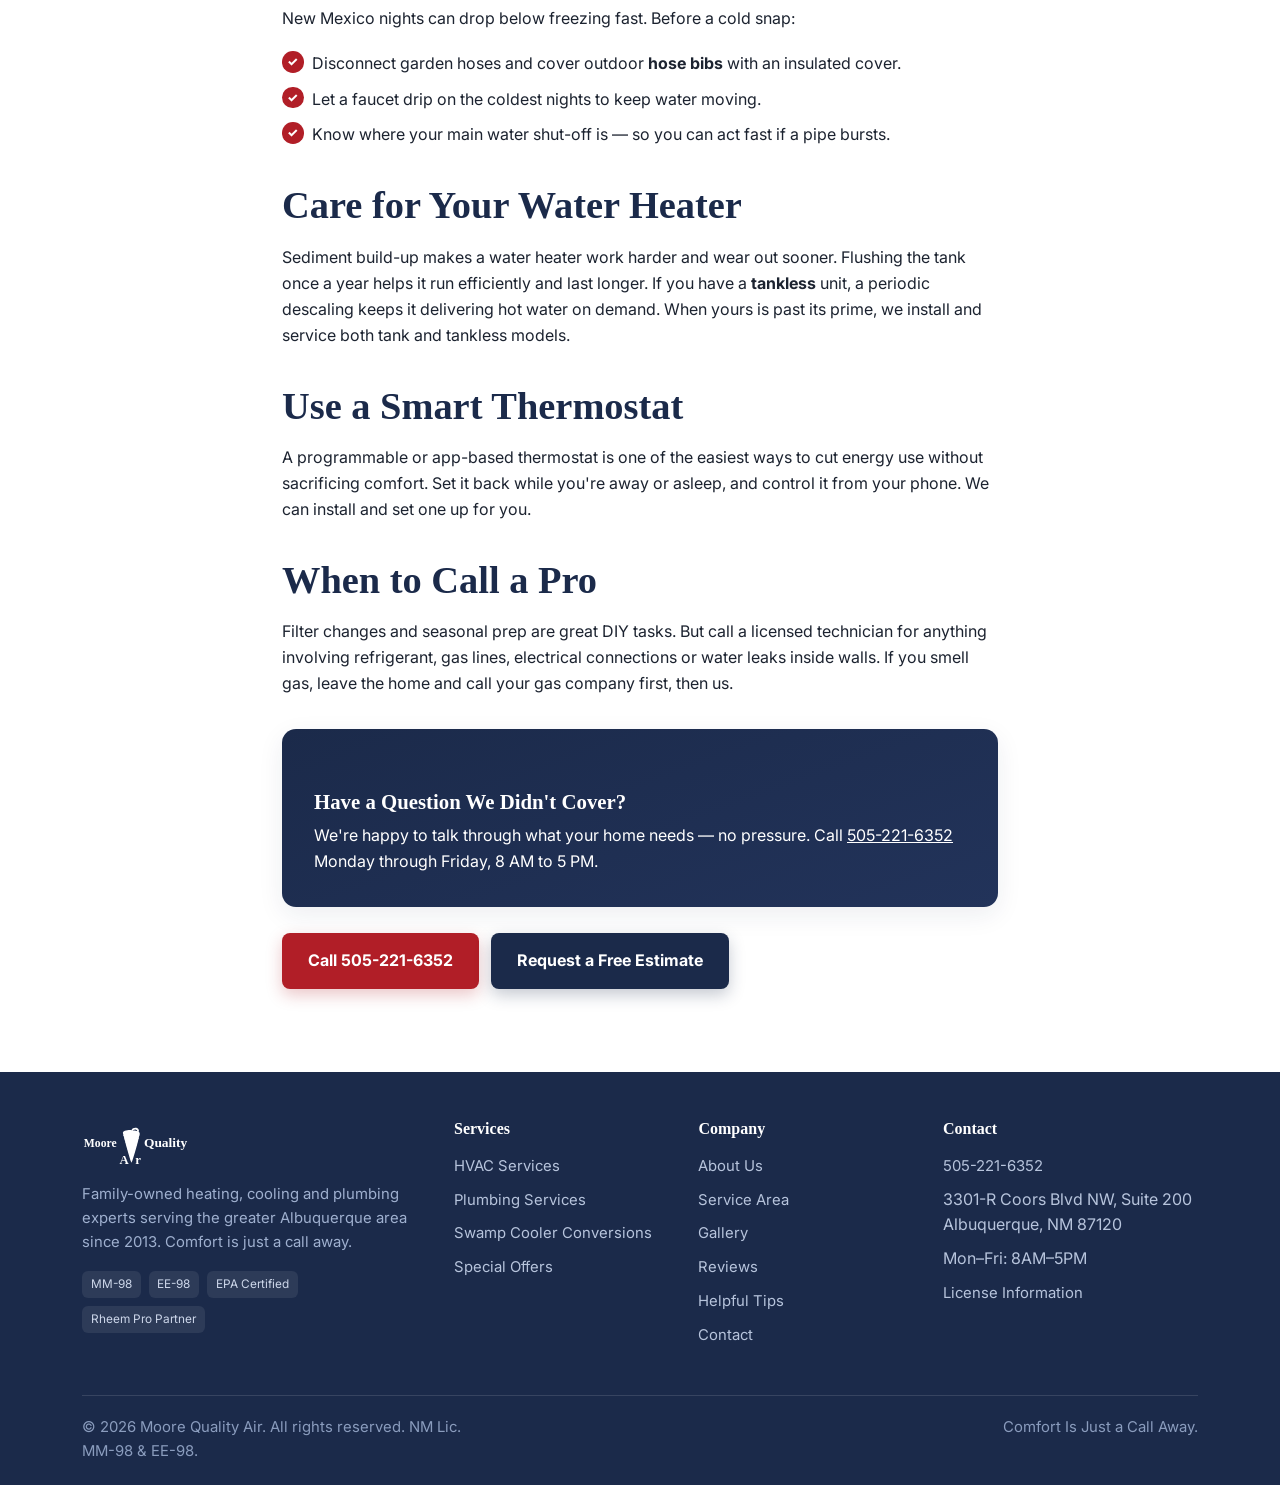
<file: helpful-tips.html>
<!DOCTYPE html>
<html lang="en">
<head>
  <meta charset="UTF-8" />
  <meta name="viewport" content="width=device-width, initial-scale=1.0" />
  <title>Helpful Tips for Homeowners | Moore Quality Air</title>
  <meta name="description" content="HVAC and plumbing tips for Albuquerque-area homeowners from Moore Quality Air — swamp cooler care, filter changes, seasonal maintenance, freeze protection and more. Call 505-221-6352." />
  <link rel="preconnect" href="https://fonts.googleapis.com" />
  <link rel="preconnect" href="https://fonts.gstatic.com" crossorigin />
  <link href="https://fonts.googleapis.com/css2?family=Inter:wght@400;500;600;700;800&display=swap" rel="stylesheet" />
  <link rel="stylesheet" href="styles.css" />
  <link rel="icon" href="assets/logo.svg" />
</head>
<body>
  <div class="topbar"><div class="container topbar__inner">
    <span>📍 Serving the Greater Albuquerque Metro</span><span>🕗 Mon–Fri 8AM–5PM</span><a href="tel:+15052216352">📞 505-221-6352</a>
  </div></div>
  <header class="header"><div class="container header__inner">
    <a class="brand" href="index.html" aria-label="Moore Quality Air home"><img src="assets/logo.svg" alt="Moore Quality Air" /></a>
    <nav class="nav" aria-label="Primary">
      <button class="nav__toggle" aria-expanded="false" aria-controls="nav-menu" aria-label="Toggle menu"><span></span><span></span><span></span></button>
      <ul class="nav__menu" id="nav-menu">
        <li><a href="about.html">About</a></li>
        <li><a href="hvac-services.html">HVAC Services</a></li>
        <li><a href="plumbing-services.html">Plumbing</a></li>
        <li><a href="service-area.html">Service Area</a></li>
        <li><a href="gallery.html">Gallery</a></li>
        <li><a href="reviews.html">Reviews</a></li>
        <li><a href="special-offers.html">Offers</a></li>
        <li><a href="helpful-tips.html" class="active">Tips</a></li>
        <li><a class="btn btn--small" href="tel:+15052216352">Call 505-221-6352</a></li>
      </ul>
    </nav>
  </div></header>

  <section class="hero hero--page"><div class="container hero__inner">
    <p class="hero__eyebrow">Helpful Tips for Homeowners</p>
    <h1>Get the Most From Your Home's Comfort Systems</h1>
    <p class="hero__sub">Simple, New Mexico–specific tips to keep your heating, cooling and plumbing running well — and lower your bills along the way. When you'd rather leave it to a pro, we're a call away.</p>
  </div></section>

  <section class="section"><div class="container prose">
    <h2>Change Your Air Filters Regularly</h2>
    <p>This is the single easiest thing you can do for your system. A dirty filter makes your furnace and AC work harder, raises your energy bill and shortens equipment life. Replace standard filters every <strong>30 to 90 days</strong> — more often if you have pets or during dusty, windy stretches. In the Albuquerque area, spring winds can clog a filter fast, so check monthly.</p>

    <h2>Schedule Maintenance Twice a Year</h2>
    <p>Have your cooling system checked in the <strong>spring</strong> and your heating system in the <strong>fall</strong>, before you need them most. A yearly tune-up catches small problems early, keeps your equipment efficient and helps avoid breakdowns on the hottest or coldest day of the year. We recommend having all HVAC equipment inspected once a year.</p>

    <h2>Swamp Cooler Seasonal Start-Up &amp; Shut-Down</h2>
    <p>If you run an evaporative (swamp) cooler, a little seasonal care goes a long way:</p>
    <ul class="checklist">
      <li><strong>Spring start-up:</strong> reconnect the water line, replace the pads, clean the reservoir, and check the pump and belt before the first hot day.</li>
      <li><strong>Fall shut-down:</strong> drain the unit, disconnect and drain the water line, and cover the cooler to prevent cold air and water damage over winter.</li>
    </ul>
    <p>Not sure where to start? We service and repair swamp coolers across Albuquerque, Rio Rancho, Corrales and Placitas.</p>

    <h2>Thinking About Refrigerated Air?</h2>
    <p>Many New Mexico homeowners are switching from swamp coolers to refrigerated air for more consistent comfort and lower humidity. The best time to plan a conversion is in the <strong>cooler months</strong>, before the summer rush. We do more conversions in Albuquerque than almost anyone — <a href="hvac-services.html#conversions">learn how it works</a>.</p>

    <h2>Protect Your Pipes Before a Freeze</h2>
    <p>New Mexico nights can drop below freezing fast. Before a cold snap:</p>
    <ul class="checklist">
      <li>Disconnect garden hoses and cover outdoor <strong>hose bibs</strong> with an insulated cover.</li>
      <li>Let a faucet drip on the coldest nights to keep water moving.</li>
      <li>Know where your main water shut-off is — so you can act fast if a pipe bursts.</li>
    </ul>

    <h2>Care for Your Water Heater</h2>
    <p>Sediment build-up makes a water heater work harder and wear out sooner. Flushing the tank once a year helps it run efficiently and last longer. If you have a <strong>tankless</strong> unit, a periodic descaling keeps it delivering hot water on demand. When yours is past its prime, we install and service both tank and tankless models.</p>

    <h2>Use a Smart Thermostat</h2>
    <p>A programmable or app-based thermostat is one of the easiest ways to cut energy use without sacrificing comfort. Set it back while you're away or asleep, and control it from your phone. We can install and set one up for you.</p>

    <h2>When to Call a Pro</h2>
    <p>Filter changes and seasonal prep are great DIY tasks. But call a licensed technician for anything involving refrigerant, gas lines, electrical connections or water leaks inside walls. If you smell gas, leave the home and call your gas company first, then us.</p>

    <div class="panel" style="margin-top:2rem;">
      <h3>Have a Question We Didn't Cover?</h3>
      <p style="margin-bottom:0;">We're happy to talk through what your home needs — no pressure. Call <a href="tel:+15052216352" style="color:#fff;text-decoration:underline;">505-221-6352</a> Monday through Friday, 8 AM to 5 PM.</p>
    </div>
    <p style="margin-top:1.6rem;"><a class="btn" href="tel:+15052216352">Call 505-221-6352</a> &nbsp; <a class="btn btn--navy" href="contact.html">Request a Free Estimate</a></p>
  </div></section>

  <footer class="footer"><div class="container">
    <div class="footer__inner">
      <div><img src="assets/logo.svg" alt="Moore Quality Air" /><p>Family-owned heating, cooling and plumbing experts serving the greater Albuquerque area since 2013. Comfort is just a call away.</p><div class="badges"><span>MM-98</span><span>EE-98</span><span>EPA Certified</span><span>Rheem Pro Partner</span></div></div>
      <div><h4>Services</h4><ul><li><a href="hvac-services.html">HVAC Services</a></li><li><a href="plumbing-services.html">Plumbing Services</a></li><li><a href="hvac-services.html#conversions">Swamp Cooler Conversions</a></li><li><a href="special-offers.html">Special Offers</a></li></ul></div>
      <div><h4>Company</h4><ul><li><a href="about.html">About Us</a></li><li><a href="service-area.html">Service Area</a></li><li><a href="gallery.html">Gallery</a></li><li><a href="reviews.html">Reviews</a></li><li><a href="helpful-tips.html">Helpful Tips</a></li><li><a href="contact.html">Contact</a></li></ul></div>
      <div><h4>Contact</h4><ul><li><a href="tel:+15052216352">505-221-6352</a></li><li>3301-R Coors Blvd NW, Suite 200<br/>Albuquerque, NM 87120</li><li>Mon–Fri: 8AM–5PM</li><li><a href="license.html">License Information</a></li></ul></div>
    </div>
    <div class="footer__bottom"><p>&copy; <span id="year"></span> Moore Quality Air. All rights reserved. NM Lic. MM-98 &amp; EE-98.</p><p>Comfort Is Just a Call Away.</p></div>
  </div></footer>
  <script src="script.js"></script>
</body>
</html>
</file>
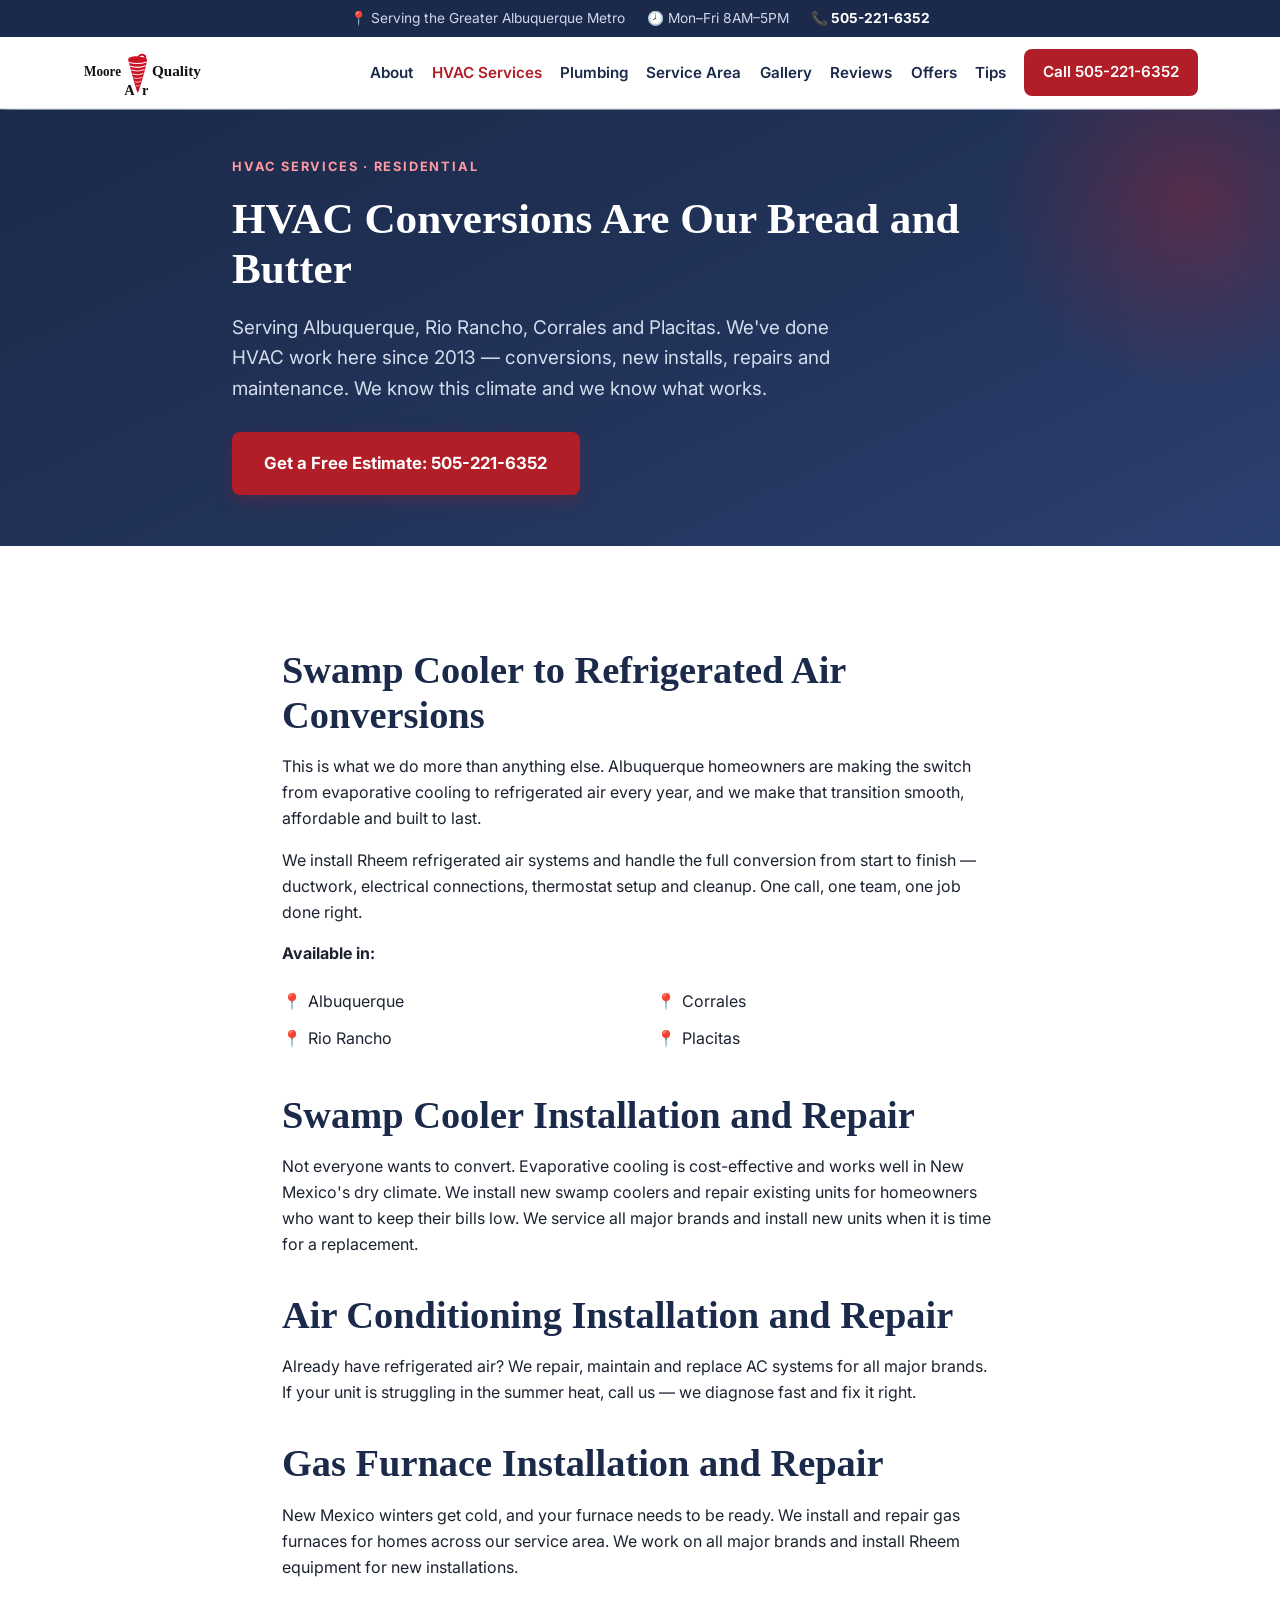
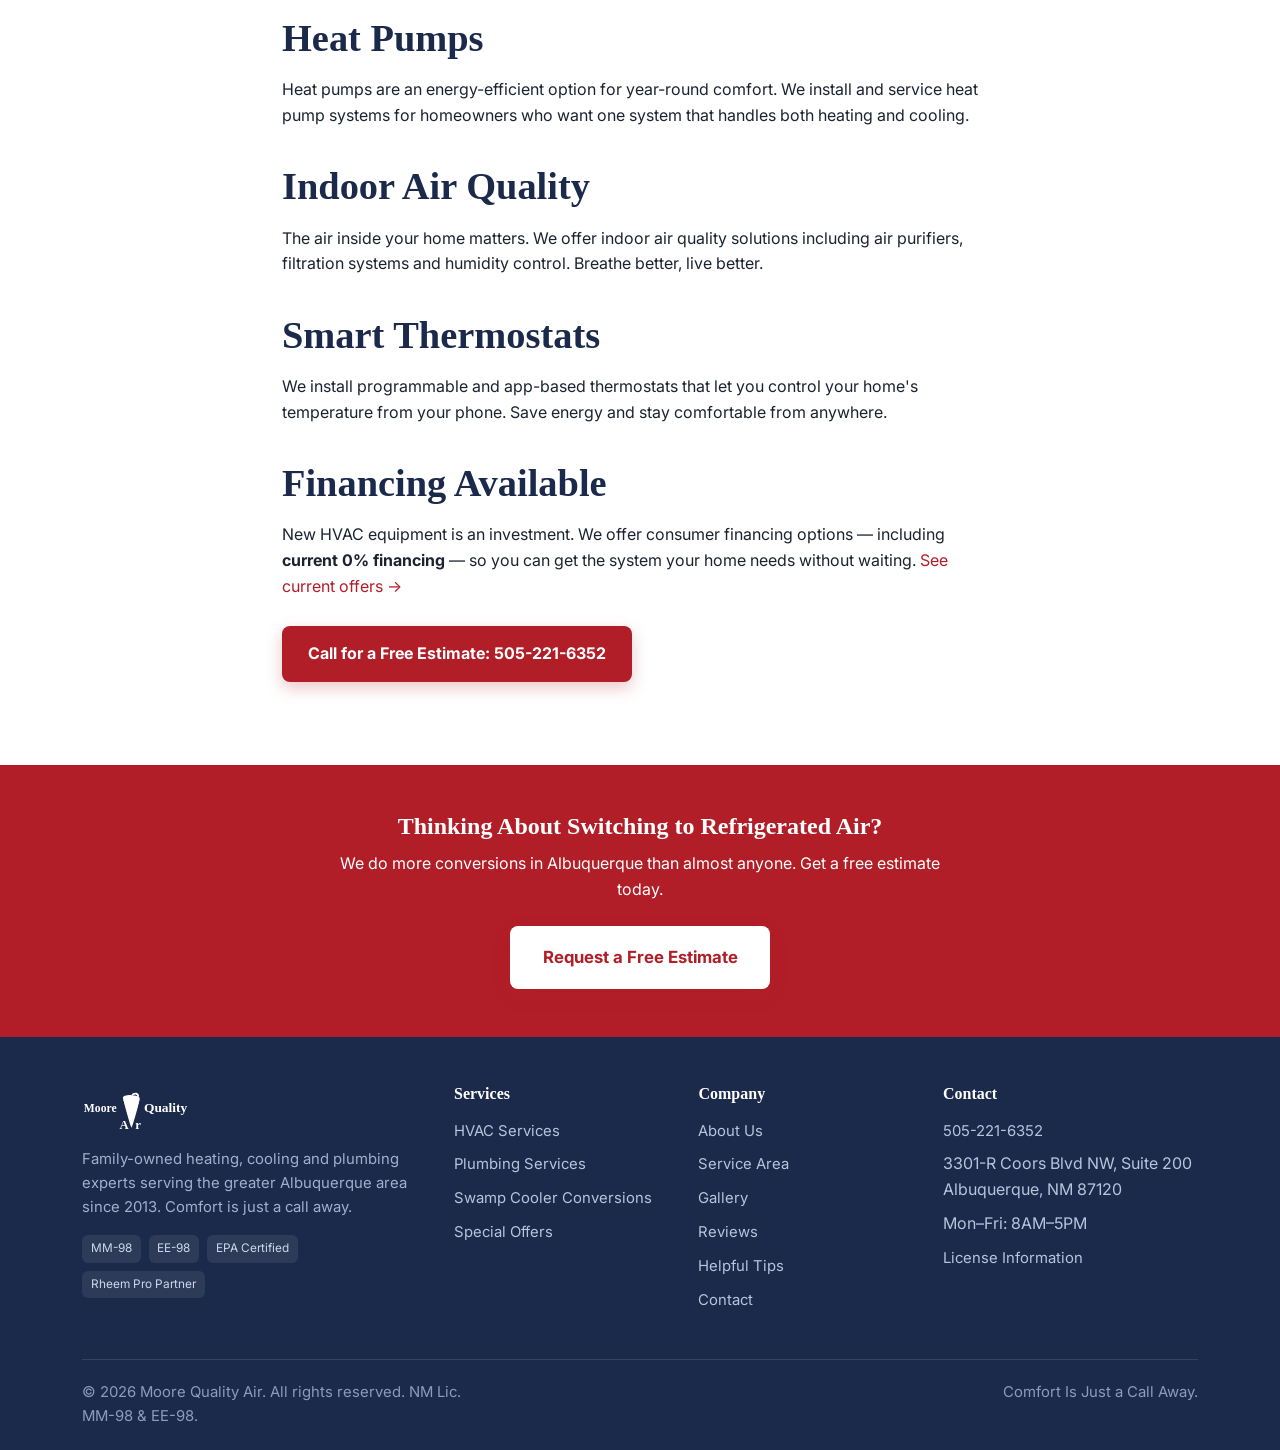
<file: hvac-services.html>
<!DOCTYPE html>
<html lang="en">
<head>
  <meta charset="UTF-8" />
  <meta name="viewport" content="width=device-width, initial-scale=1.0" />
  <title>HVAC Services Albuquerque | Moore Quality Air</title>
  <meta name="description" content="Moore Quality Air offers HVAC conversions, swamp cooler installation, furnace repair, AC installation and heat pumps in Albuquerque, Rio Rancho, Corrales and Placitas. Call 505-221-6352." />
  <link rel="preconnect" href="https://fonts.googleapis.com" />
  <link rel="preconnect" href="https://fonts.gstatic.com" crossorigin />
  <link href="https://fonts.googleapis.com/css2?family=Inter:wght@400;500;600;700;800&display=swap" rel="stylesheet" />
  <link rel="stylesheet" href="styles.css" />
  <link rel="icon" href="assets/logo.svg" />
</head>
<body>
  <div class="topbar"><div class="container topbar__inner">
    <span>📍 Serving the Greater Albuquerque Metro</span><span>🕗 Mon–Fri 8AM–5PM</span><a href="tel:+15052216352">📞 505-221-6352</a>
  </div></div>
  <header class="header"><div class="container header__inner">
    <a class="brand" href="index.html" aria-label="Moore Quality Air home"><img src="assets/logo.svg" alt="Moore Quality Air" /></a>
    <nav class="nav" aria-label="Primary">
      <button class="nav__toggle" aria-expanded="false" aria-controls="nav-menu" aria-label="Toggle menu"><span></span><span></span><span></span></button>
      <ul class="nav__menu" id="nav-menu">
        <li><a href="about.html">About</a></li>
        <li><a href="hvac-services.html" class="active">HVAC Services</a></li>
        <li><a href="plumbing-services.html">Plumbing</a></li>
        <li><a href="service-area.html">Service Area</a></li>
        <li><a href="gallery.html">Gallery</a></li>
        <li><a href="reviews.html">Reviews</a></li>
        <li><a href="special-offers.html">Offers</a></li>
        <li><a href="helpful-tips.html">Tips</a></li>
        <li><a class="btn btn--small" href="tel:+15052216352">Call 505-221-6352</a></li>
      </ul>
    </nav>
  </div></header>

  <section class="hero hero--page"><div class="container hero__inner">
    <p class="hero__eyebrow">HVAC Services · Residential</p>
    <h1>HVAC Conversions Are Our Bread and Butter</h1>
    <p class="hero__sub">Serving Albuquerque, Rio Rancho, Corrales and Placitas. We've done HVAC work here since 2013 — conversions, new installs, repairs and maintenance. We know this climate and we know what works.</p>
    <div class="hero__actions"><a class="btn btn--lg" href="tel:+15052216352">Get a Free Estimate: 505-221-6352</a></div>
  </div></section>

  <section class="section" id="conversions"><div class="container prose">
    <h2>Swamp Cooler to Refrigerated Air Conversions</h2>
    <p>This is what we do more than anything else. Albuquerque homeowners are making the switch from evaporative cooling to refrigerated air every year, and we make that transition smooth, affordable and built to last.</p>
    <p>We install Rheem refrigerated air systems and handle the full conversion from start to finish — ductwork, electrical connections, thermostat setup and cleanup. One call, one team, one job done right.</p>
    <p><strong>Available in:</strong></p>
    <ul class="arealist"><li>Albuquerque</li><li>Rio Rancho</li><li>Corrales</li><li>Placitas</li></ul>

    <h2>Swamp Cooler Installation and Repair</h2>
    <p>Not everyone wants to convert. Evaporative cooling is cost-effective and works well in New Mexico's dry climate. We install new swamp coolers and repair existing units for homeowners who want to keep their bills low. We service all major brands and install new units when it is time for a replacement.</p>

    <h2>Air Conditioning Installation and Repair</h2>
    <p>Already have refrigerated air? We repair, maintain and replace AC systems for all major brands. If your unit is struggling in the summer heat, call us — we diagnose fast and fix it right.</p>

    <h2>Gas Furnace Installation and Repair</h2>
    <p>New Mexico winters get cold, and your furnace needs to be ready. We install and repair gas furnaces for homes across our service area. We work on all major brands and install Rheem equipment for new installations.</p>

    <h2>Heat Pumps</h2>
    <p>Heat pumps are an energy-efficient option for year-round comfort. We install and service heat pump systems for homeowners who want one system that handles both heating and cooling.</p>

    <h2>Indoor Air Quality</h2>
    <p>The air inside your home matters. We offer indoor air quality solutions including air purifiers, filtration systems and humidity control. Breathe better, live better.</p>

    <h2>Smart Thermostats</h2>
    <p>We install programmable and app-based thermostats that let you control your home's temperature from your phone. Save energy and stay comfortable from anywhere.</p>

    <h2>Financing Available</h2>
    <p>New HVAC equipment is an investment. We offer consumer financing options — including <strong>current 0% financing</strong> — so you can get the system your home needs without waiting. <a href="special-offers.html">See current offers →</a></p>
    <p style="margin-top:1.6rem;"><a class="btn" href="tel:+15052216352">Call for a Free Estimate: 505-221-6352</a></p>
  </div></section>

  <section class="cta-band"><div class="container">
    <h2>Thinking About Switching to Refrigerated Air?</h2>
    <p style="max-width:620px;margin:0 auto 1.4rem;">We do more conversions in Albuquerque than almost anyone. Get a free estimate today.</p>
    <a class="btn btn--lg" href="contact.html">Request a Free Estimate</a>
  </div></section>

  <footer class="footer"><div class="container">
    <div class="footer__inner">
      <div><img src="assets/logo.svg" alt="Moore Quality Air" /><p>Family-owned heating, cooling and plumbing experts serving the greater Albuquerque area since 2013. Comfort is just a call away.</p><div class="badges"><span>MM-98</span><span>EE-98</span><span>EPA Certified</span><span>Rheem Pro Partner</span></div></div>
      <div><h4>Services</h4><ul><li><a href="hvac-services.html">HVAC Services</a></li><li><a href="plumbing-services.html">Plumbing Services</a></li><li><a href="hvac-services.html#conversions">Swamp Cooler Conversions</a></li><li><a href="special-offers.html">Special Offers</a></li></ul></div>
      <div><h4>Company</h4><ul><li><a href="about.html">About Us</a></li><li><a href="service-area.html">Service Area</a></li><li><a href="gallery.html">Gallery</a></li><li><a href="reviews.html">Reviews</a></li><li><a href="helpful-tips.html">Helpful Tips</a></li><li><a href="contact.html">Contact</a></li></ul></div>
      <div><h4>Contact</h4><ul><li><a href="tel:+15052216352">505-221-6352</a></li><li>3301-R Coors Blvd NW, Suite 200<br/>Albuquerque, NM 87120</li><li>Mon–Fri: 8AM–5PM</li><li><a href="license.html">License Information</a></li></ul></div>
    </div>
    <div class="footer__bottom"><p>&copy; <span id="year"></span> Moore Quality Air. All rights reserved. NM Lic. MM-98 &amp; EE-98.</p><p>Comfort Is Just a Call Away.</p></div>
  </div></footer>
  <script src="script.js"></script>
</body>
</html>
</file>
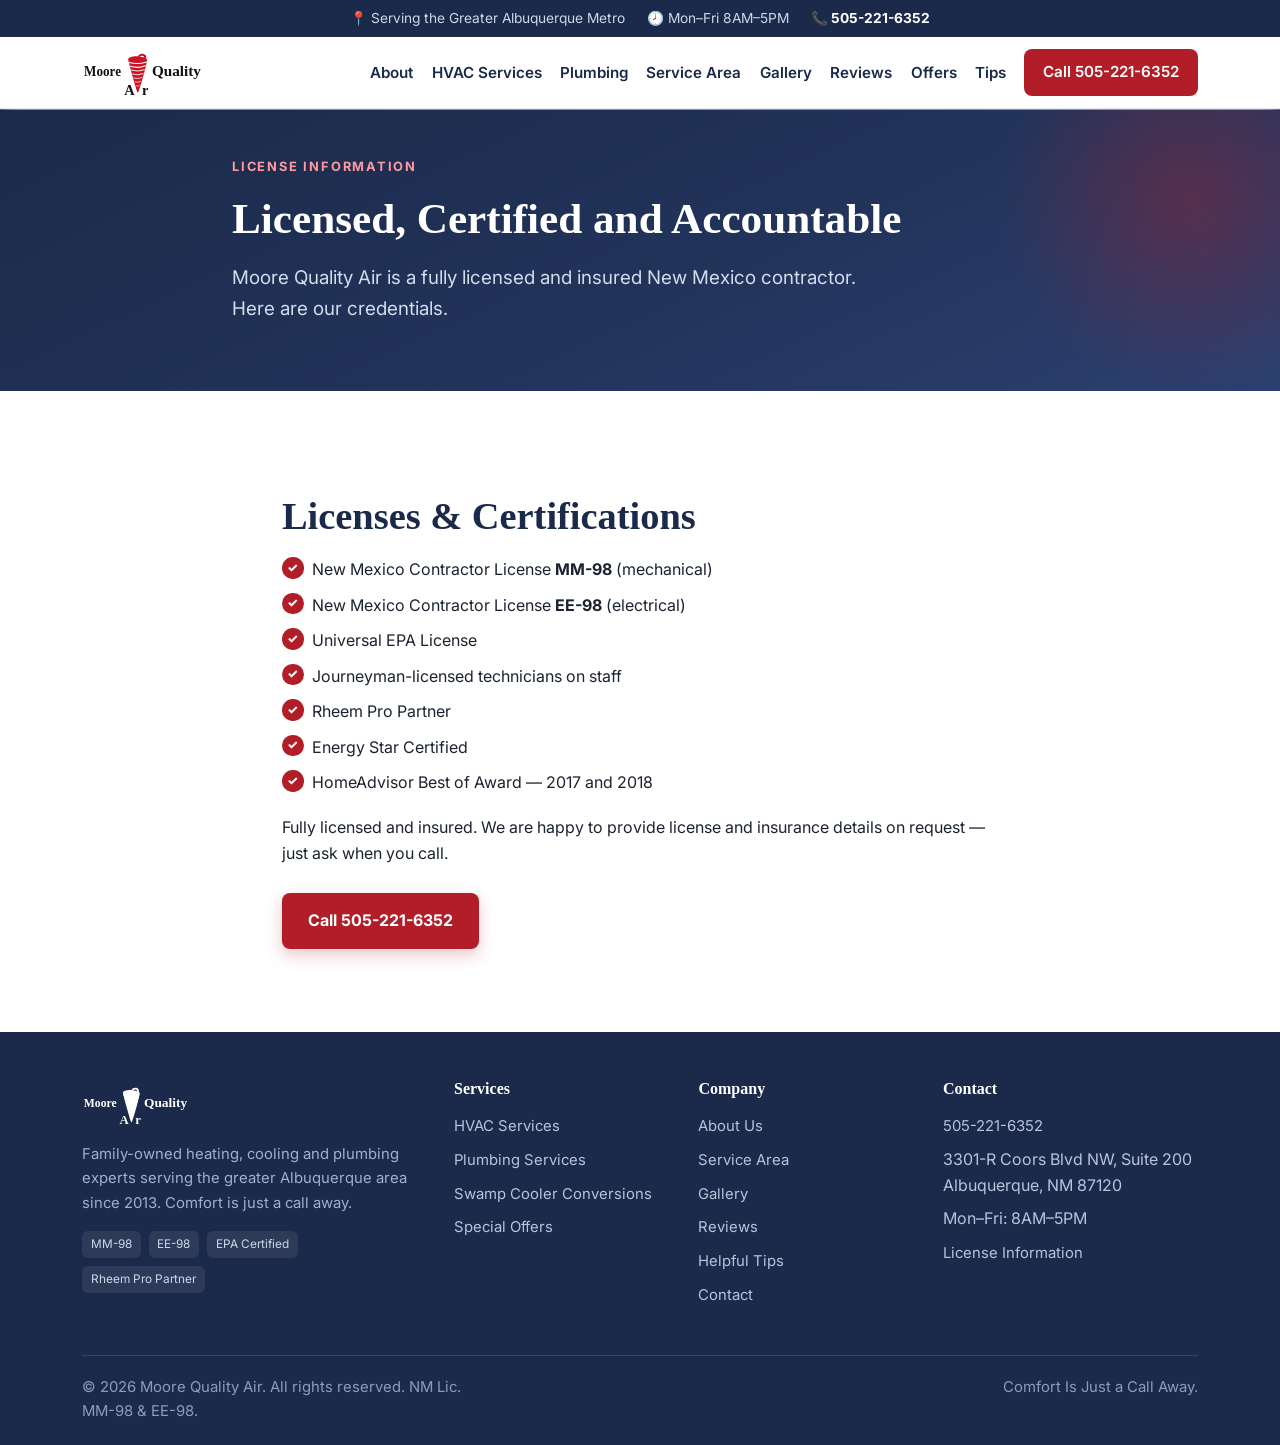
<file: license.html>
<!DOCTYPE html>
<html lang="en">
<head>
  <meta charset="UTF-8" />
  <meta name="viewport" content="width=device-width, initial-scale=1.0" />
  <title>License Information | Moore Quality Air</title>
  <meta name="description" content="Moore Quality Air licensing and credentials: New Mexico MM-98 and EE-98, Universal EPA, journeyman-licensed technicians on staff, Rheem Pro Partner. Call 505-221-6352." />
  <link rel="preconnect" href="https://fonts.googleapis.com" />
  <link rel="preconnect" href="https://fonts.gstatic.com" crossorigin />
  <link href="https://fonts.googleapis.com/css2?family=Inter:wght@400;500;600;700;800&display=swap" rel="stylesheet" />
  <link rel="stylesheet" href="styles.css" />
  <link rel="icon" href="assets/logo.svg" />
</head>
<body>
  <div class="topbar"><div class="container topbar__inner">
    <span>📍 Serving the Greater Albuquerque Metro</span><span>🕗 Mon–Fri 8AM–5PM</span><a href="tel:+15052216352">📞 505-221-6352</a>
  </div></div>
  <header class="header"><div class="container header__inner">
    <a class="brand" href="index.html" aria-label="Moore Quality Air home"><img src="assets/logo.svg" alt="Moore Quality Air" /></a>
    <nav class="nav" aria-label="Primary">
      <button class="nav__toggle" aria-expanded="false" aria-controls="nav-menu" aria-label="Toggle menu"><span></span><span></span><span></span></button>
      <ul class="nav__menu" id="nav-menu">
        <li><a href="about.html">About</a></li>
        <li><a href="hvac-services.html">HVAC Services</a></li>
        <li><a href="plumbing-services.html">Plumbing</a></li>
        <li><a href="service-area.html">Service Area</a></li>
        <li><a href="gallery.html">Gallery</a></li>
        <li><a href="reviews.html">Reviews</a></li>
        <li><a href="special-offers.html">Offers</a></li>
        <li><a href="helpful-tips.html">Tips</a></li>
        <li><a class="btn btn--small" href="tel:+15052216352">Call 505-221-6352</a></li>
      </ul>
    </nav>
  </div></header>

  <section class="hero hero--page"><div class="container hero__inner">
    <p class="hero__eyebrow">License Information</p>
    <h1>Licensed, Certified and Accountable</h1>
    <p class="hero__sub">Moore Quality Air is a fully licensed and insured New Mexico contractor. Here are our credentials.</p>
  </div></section>

  <section class="section"><div class="container prose">
    <h2>Licenses &amp; Certifications</h2>
    <ul class="checklist">
      <li>New Mexico Contractor License <strong>MM-98</strong> (mechanical)</li>
      <li>New Mexico Contractor License <strong>EE-98</strong> (electrical)</li>
      <li>Universal EPA License</li>
      <li>Journeyman-licensed technicians on staff</li>
      <li>Rheem Pro Partner</li>
      <li>Energy Star Certified</li>
      <li>HomeAdvisor Best of Award — 2017 and 2018</li>
    </ul>
    <p>Fully licensed and insured. We are happy to provide license and insurance details on request — just ask when you call.</p>
    <p style="margin-top:1.6rem;"><a class="btn" href="tel:+15052216352">Call 505-221-6352</a></p>
  </div></section>

  <footer class="footer"><div class="container">
    <div class="footer__inner">
      <div><img src="assets/logo.svg" alt="Moore Quality Air" /><p>Family-owned heating, cooling and plumbing experts serving the greater Albuquerque area since 2013. Comfort is just a call away.</p><div class="badges"><span>MM-98</span><span>EE-98</span><span>EPA Certified</span><span>Rheem Pro Partner</span></div></div>
      <div><h4>Services</h4><ul><li><a href="hvac-services.html">HVAC Services</a></li><li><a href="plumbing-services.html">Plumbing Services</a></li><li><a href="hvac-services.html#conversions">Swamp Cooler Conversions</a></li><li><a href="special-offers.html">Special Offers</a></li></ul></div>
      <div><h4>Company</h4><ul><li><a href="about.html">About Us</a></li><li><a href="service-area.html">Service Area</a></li><li><a href="gallery.html">Gallery</a></li><li><a href="reviews.html">Reviews</a></li><li><a href="helpful-tips.html">Helpful Tips</a></li><li><a href="contact.html">Contact</a></li></ul></div>
      <div><h4>Contact</h4><ul><li><a href="tel:+15052216352">505-221-6352</a></li><li>3301-R Coors Blvd NW, Suite 200<br/>Albuquerque, NM 87120</li><li>Mon–Fri: 8AM–5PM</li><li><a href="license.html">License Information</a></li></ul></div>
    </div>
    <div class="footer__bottom"><p>&copy; <span id="year"></span> Moore Quality Air. All rights reserved. NM Lic. MM-98 &amp; EE-98.</p><p>Comfort Is Just a Call Away.</p></div>
  </div></footer>
  <script src="script.js"></script>
</body>
</html>
</file>
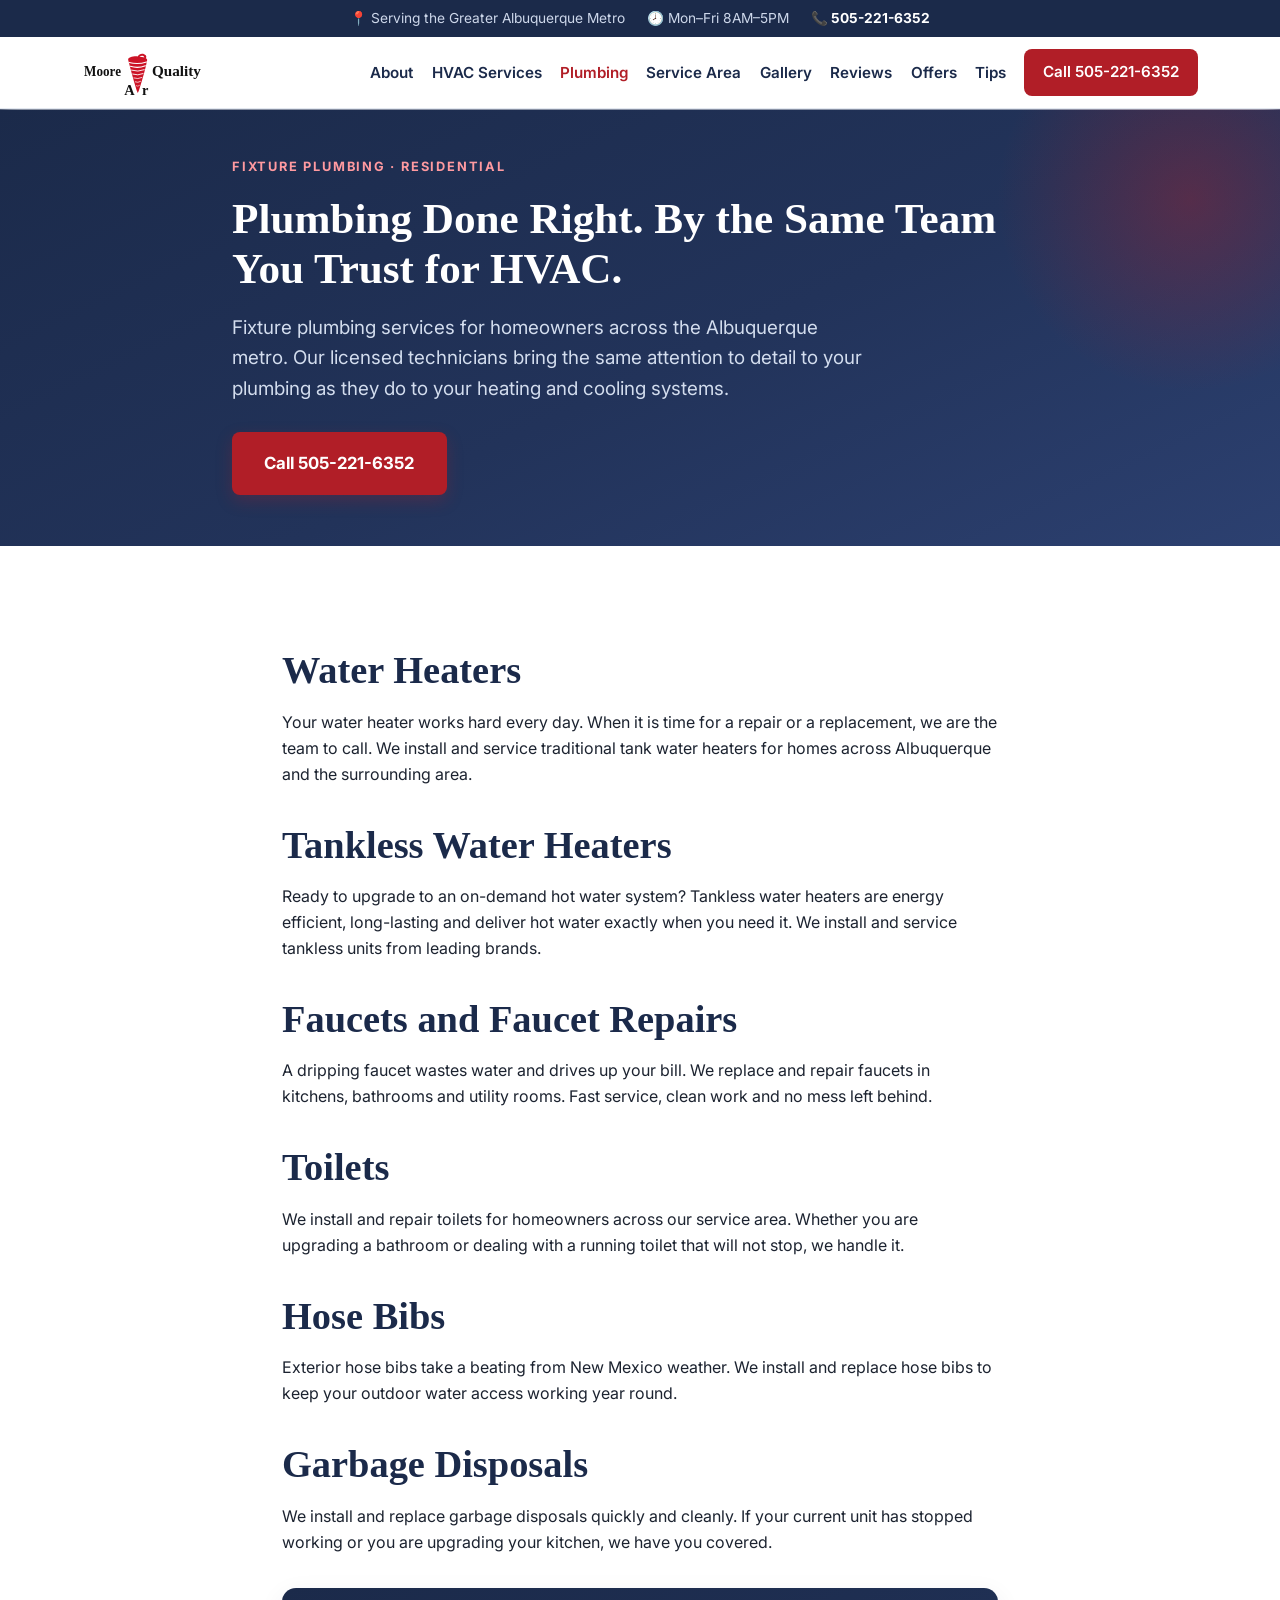
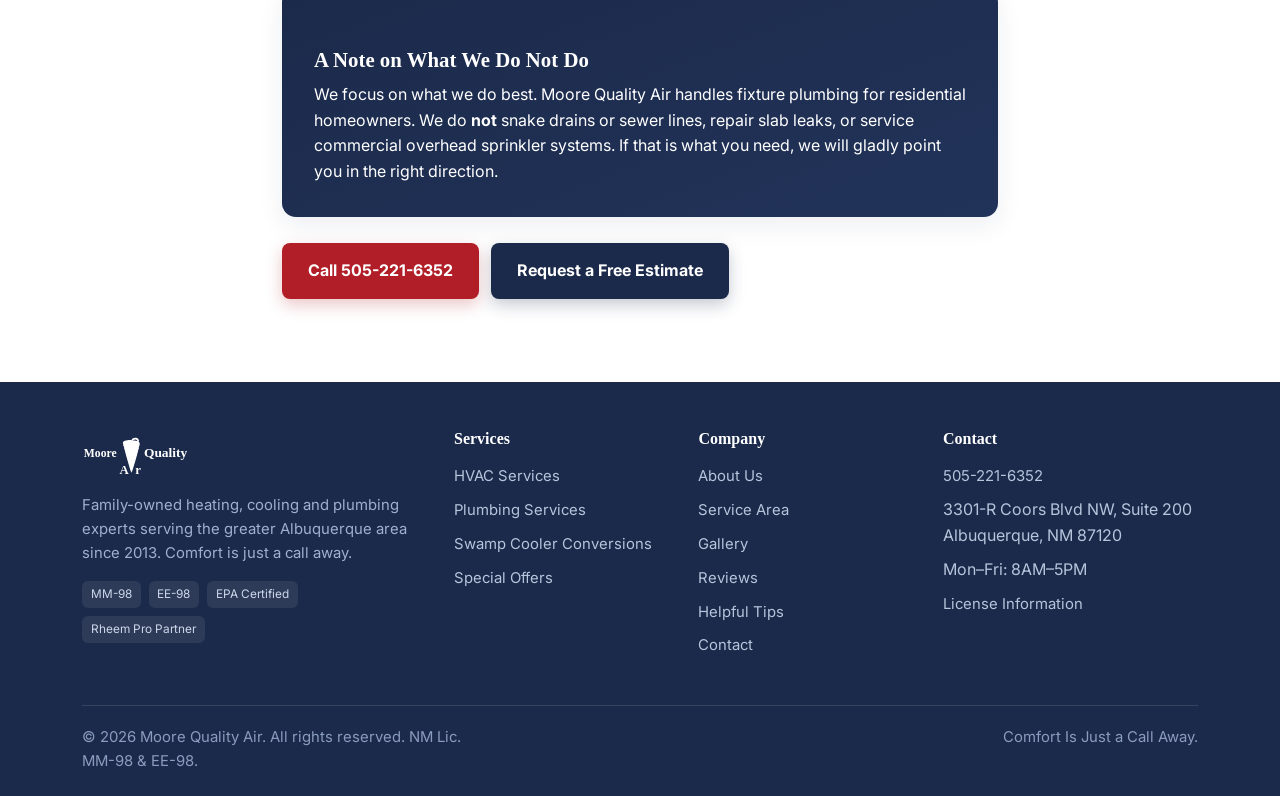
<file: plumbing-services.html>
<!DOCTYPE html>
<html lang="en">
<head>
  <meta charset="UTF-8" />
  <meta name="viewport" content="width=device-width, initial-scale=1.0" />
  <title>Plumbing Services Albuquerque | Moore Quality Air</title>
  <meta name="description" content="Moore Quality Air provides fixture plumbing in Albuquerque, Rio Rancho, Corrales and Placitas. Water heaters, faucets, toilets, garbage disposals and more. Call 505-221-6352." />
  <link rel="preconnect" href="https://fonts.googleapis.com" />
  <link rel="preconnect" href="https://fonts.gstatic.com" crossorigin />
  <link href="https://fonts.googleapis.com/css2?family=Inter:wght@400;500;600;700;800&display=swap" rel="stylesheet" />
  <link rel="stylesheet" href="styles.css" />
  <link rel="icon" href="assets/logo.svg" />
</head>
<body>
  <div class="topbar"><div class="container topbar__inner">
    <span>📍 Serving the Greater Albuquerque Metro</span><span>🕗 Mon–Fri 8AM–5PM</span><a href="tel:+15052216352">📞 505-221-6352</a>
  </div></div>
  <header class="header"><div class="container header__inner">
    <a class="brand" href="index.html" aria-label="Moore Quality Air home"><img src="assets/logo.svg" alt="Moore Quality Air" /></a>
    <nav class="nav" aria-label="Primary">
      <button class="nav__toggle" aria-expanded="false" aria-controls="nav-menu" aria-label="Toggle menu"><span></span><span></span><span></span></button>
      <ul class="nav__menu" id="nav-menu">
        <li><a href="about.html">About</a></li>
        <li><a href="hvac-services.html">HVAC Services</a></li>
        <li><a href="plumbing-services.html" class="active">Plumbing</a></li>
        <li><a href="service-area.html">Service Area</a></li>
        <li><a href="gallery.html">Gallery</a></li>
        <li><a href="reviews.html">Reviews</a></li>
        <li><a href="special-offers.html">Offers</a></li>
        <li><a href="helpful-tips.html">Tips</a></li>
        <li><a class="btn btn--small" href="tel:+15052216352">Call 505-221-6352</a></li>
      </ul>
    </nav>
  </div></header>

  <section class="hero hero--page"><div class="container hero__inner">
    <p class="hero__eyebrow">Fixture Plumbing · Residential</p>
    <h1>Plumbing Done Right. By the Same Team You Trust for HVAC.</h1>
    <p class="hero__sub">Fixture plumbing services for homeowners across the Albuquerque metro. Our licensed technicians bring the same attention to detail to your plumbing as they do to your heating and cooling systems.</p>
    <div class="hero__actions"><a class="btn btn--lg" href="tel:+15052216352">Call 505-221-6352</a></div>
  </div></section>

  <section class="section"><div class="container prose">
    <h2>Water Heaters</h2>
    <p>Your water heater works hard every day. When it is time for a repair or a replacement, we are the team to call. We install and service traditional tank water heaters for homes across Albuquerque and the surrounding area.</p>

    <h2>Tankless Water Heaters</h2>
    <p>Ready to upgrade to an on-demand hot water system? Tankless water heaters are energy efficient, long-lasting and deliver hot water exactly when you need it. We install and service tankless units from leading brands.</p>

    <h2>Faucets and Faucet Repairs</h2>
    <p>A dripping faucet wastes water and drives up your bill. We replace and repair faucets in kitchens, bathrooms and utility rooms. Fast service, clean work and no mess left behind.</p>

    <h2>Toilets</h2>
    <p>We install and repair toilets for homeowners across our service area. Whether you are upgrading a bathroom or dealing with a running toilet that will not stop, we handle it.</p>

    <h2>Hose Bibs</h2>
    <p>Exterior hose bibs take a beating from New Mexico weather. We install and replace hose bibs to keep your outdoor water access working year round.</p>

    <h2>Garbage Disposals</h2>
    <p>We install and replace garbage disposals quickly and cleanly. If your current unit has stopped working or you are upgrading your kitchen, we have you covered.</p>

    <div class="panel" style="margin-top:2rem;">
      <h3>A Note on What We Do Not Do</h3>
      <p style="margin-bottom:0;">We focus on what we do best. Moore Quality Air handles fixture plumbing for residential homeowners. We do <strong>not</strong> snake drains or sewer lines, repair slab leaks, or service commercial overhead sprinkler systems. If that is what you need, we will gladly point you in the right direction.</p>
    </div>
    <p style="margin-top:1.6rem;"><a class="btn" href="tel:+15052216352">Call 505-221-6352</a> &nbsp; <a class="btn btn--navy" href="contact.html">Request a Free Estimate</a></p>
  </div></section>

  <footer class="footer"><div class="container">
    <div class="footer__inner">
      <div><img src="assets/logo.svg" alt="Moore Quality Air" /><p>Family-owned heating, cooling and plumbing experts serving the greater Albuquerque area since 2013. Comfort is just a call away.</p><div class="badges"><span>MM-98</span><span>EE-98</span><span>EPA Certified</span><span>Rheem Pro Partner</span></div></div>
      <div><h4>Services</h4><ul><li><a href="hvac-services.html">HVAC Services</a></li><li><a href="plumbing-services.html">Plumbing Services</a></li><li><a href="hvac-services.html#conversions">Swamp Cooler Conversions</a></li><li><a href="special-offers.html">Special Offers</a></li></ul></div>
      <div><h4>Company</h4><ul><li><a href="about.html">About Us</a></li><li><a href="service-area.html">Service Area</a></li><li><a href="gallery.html">Gallery</a></li><li><a href="reviews.html">Reviews</a></li><li><a href="helpful-tips.html">Helpful Tips</a></li><li><a href="contact.html">Contact</a></li></ul></div>
      <div><h4>Contact</h4><ul><li><a href="tel:+15052216352">505-221-6352</a></li><li>3301-R Coors Blvd NW, Suite 200<br/>Albuquerque, NM 87120</li><li>Mon–Fri: 8AM–5PM</li><li><a href="license.html">License Information</a></li></ul></div>
    </div>
    <div class="footer__bottom"><p>&copy; <span id="year"></span> Moore Quality Air. All rights reserved. NM Lic. MM-98 &amp; EE-98.</p><p>Comfort Is Just a Call Away.</p></div>
  </div></footer>
  <script src="script.js"></script>
</body>
</html>
</file>
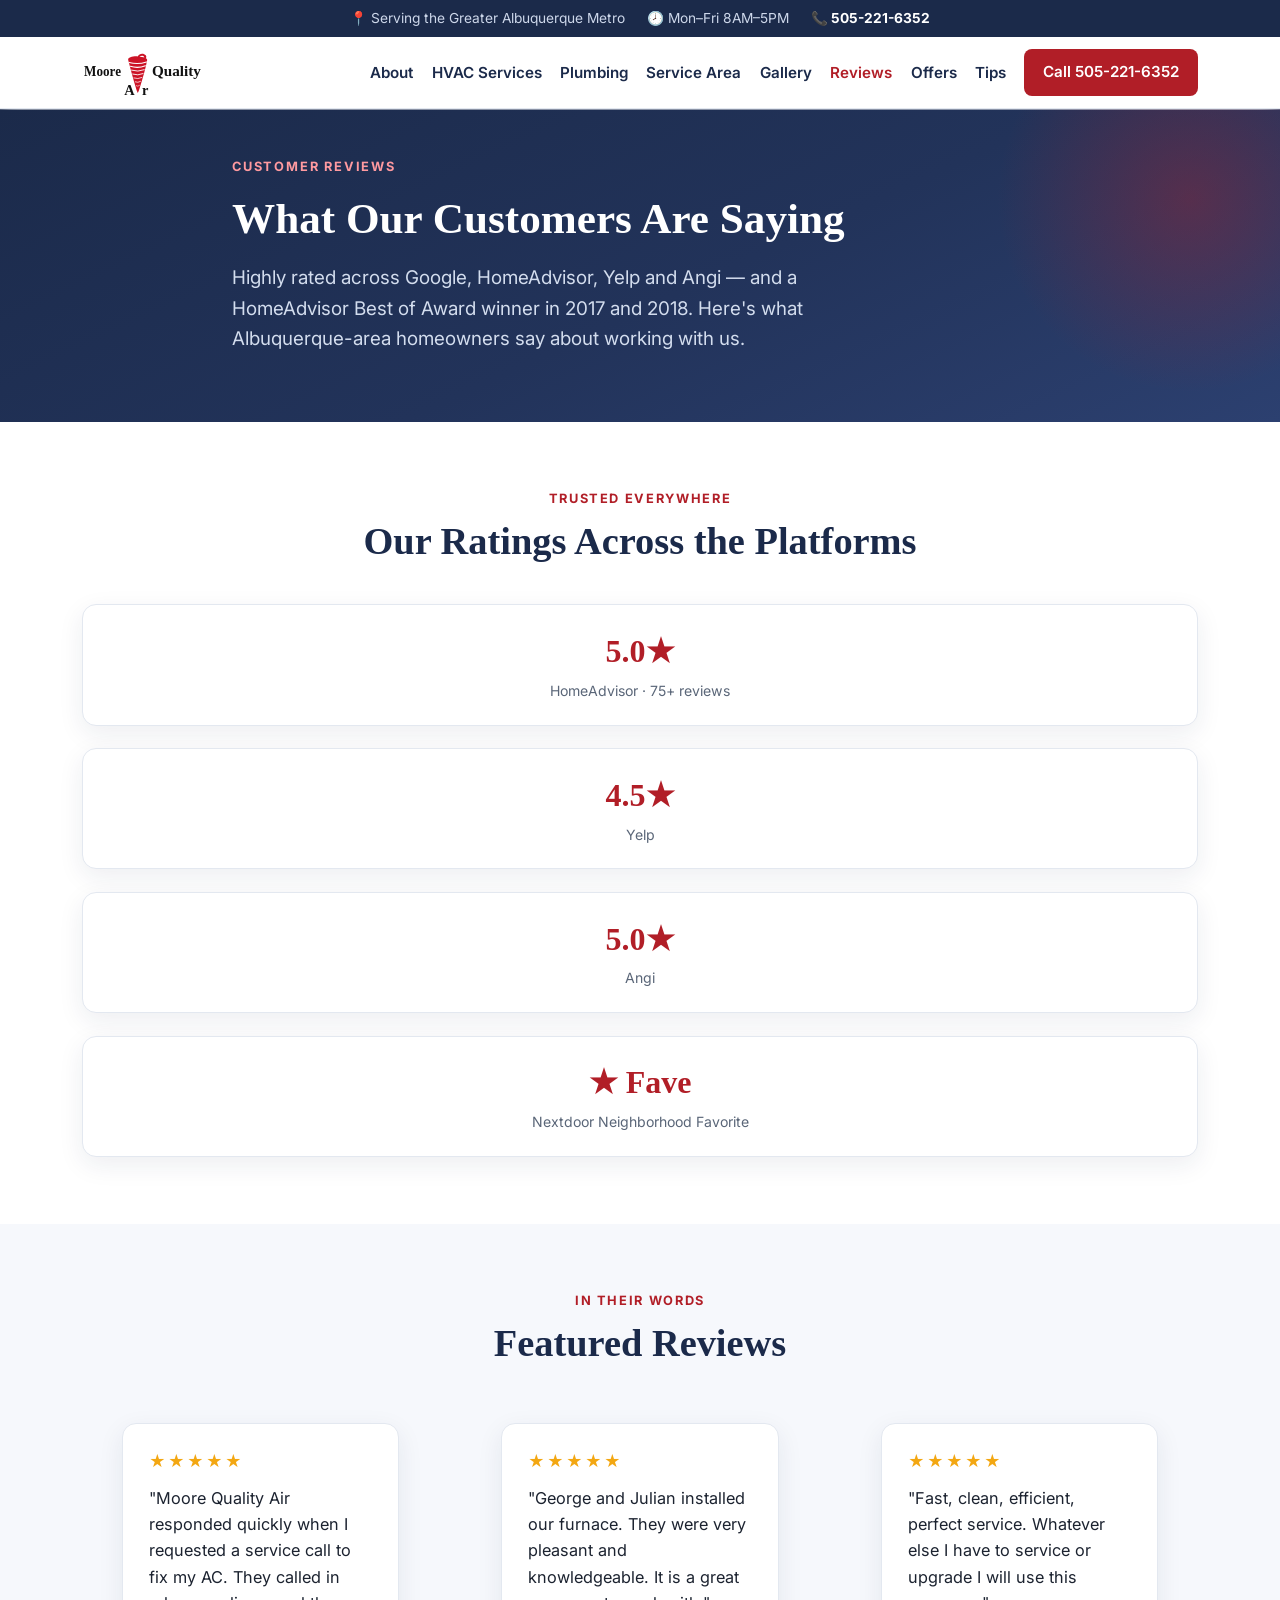
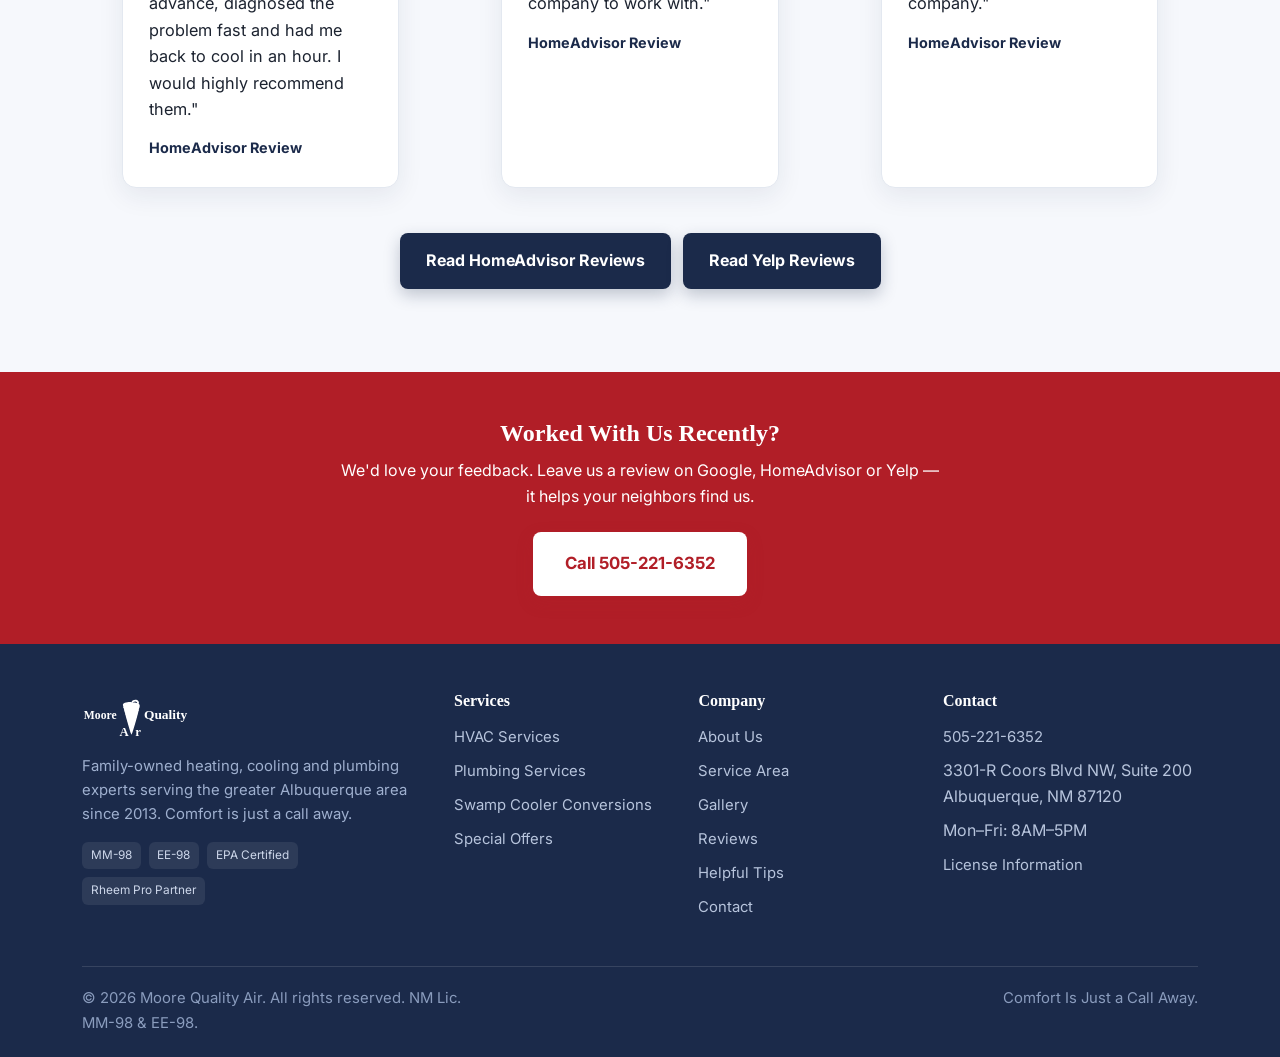
<file: reviews.html>
<!DOCTYPE html>
<html lang="en">
<head>
  <meta charset="UTF-8" />
  <meta name="viewport" content="width=device-width, initial-scale=1.0" />
  <title>Reviews | Moore Quality Air | Albuquerque HVAC &amp; Plumbing</title>
  <meta name="description" content="Read what Albuquerque-area homeowners say about Moore Quality Air. HomeAdvisor Best of Award winner 2017 and 2018. Call 505-221-6352." />
  <link rel="preconnect" href="https://fonts.googleapis.com" />
  <link rel="preconnect" href="https://fonts.gstatic.com" crossorigin />
  <link href="https://fonts.googleapis.com/css2?family=Inter:wght@400;500;600;700;800&display=swap" rel="stylesheet" />
  <link rel="stylesheet" href="styles.css" />
  <link rel="icon" href="assets/logo.svg" />
</head>
<body>
  <div class="topbar"><div class="container topbar__inner">
    <span>📍 Serving the Greater Albuquerque Metro</span><span>🕗 Mon–Fri 8AM–5PM</span><a href="tel:+15052216352">📞 505-221-6352</a>
  </div></div>
  <header class="header"><div class="container header__inner">
    <a class="brand" href="index.html" aria-label="Moore Quality Air home"><img src="assets/logo.svg" alt="Moore Quality Air" /></a>
    <nav class="nav" aria-label="Primary">
      <button class="nav__toggle" aria-expanded="false" aria-controls="nav-menu" aria-label="Toggle menu"><span></span><span></span><span></span></button>
      <ul class="nav__menu" id="nav-menu">
        <li><a href="about.html">About</a></li>
        <li><a href="hvac-services.html">HVAC Services</a></li>
        <li><a href="plumbing-services.html">Plumbing</a></li>
        <li><a href="service-area.html">Service Area</a></li>
        <li><a href="gallery.html">Gallery</a></li>
        <li><a href="reviews.html" class="active">Reviews</a></li>
        <li><a href="special-offers.html">Offers</a></li>
        <li><a href="helpful-tips.html">Tips</a></li>
        <li><a class="btn btn--small" href="tel:+15052216352">Call 505-221-6352</a></li>
      </ul>
    </nav>
  </div></header>

  <section class="hero hero--page"><div class="container hero__inner">
    <p class="hero__eyebrow">Customer Reviews</p>
    <h1>What Our Customers Are Saying</h1>
    <p class="hero__sub">Highly rated across Google, HomeAdvisor, Yelp and Angi — and a HomeAdvisor Best of Award winner in 2017 and 2018. Here's what Albuquerque-area homeowners say about working with us.</p>
  </div></section>

  <!-- Ratings across platforms -->
  <section class="section"><div class="container">
    <div class="section__head"><p class="section__eyebrow">Trusted Everywhere</p><h2>Our Ratings Across the Platforms</h2></div>
    <div class="grid grid--4">
      <a class="stat" href="https://www.homeadvisor.com/rated.MooreQualityAir.39041531.html" target="_blank" rel="noopener" style="text-decoration:none">
        <strong>5.0★</strong><span>HomeAdvisor · 75+ reviews</span>
      </a>
      <a class="stat" href="https://www.yelp.com/biz/moore-quality-air-albuquerque-3" target="_blank" rel="noopener" style="text-decoration:none">
        <strong>4.5★</strong><span>Yelp</span>
      </a>
      <a class="stat" href="https://www.angi.com/companylist/us/nm/albuquerque/moore-heating-and-ac-reviews-7924201.htm" target="_blank" rel="noopener" style="text-decoration:none">
        <strong>5.0★</strong><span>Angi</span>
      </a>
      <a class="stat" href="https://nextdoor.com/pages/moore-quality-air-albuquerque-nm/" target="_blank" rel="noopener" style="text-decoration:none">
        <strong>★ Fave</strong><span>Nextdoor Neighborhood Favorite</span>
      </a>
    </div>
  </div></section>

  <!-- Featured reviews -->
  <section class="section section--alt"><div class="container">
    <div class="section__head"><p class="section__eyebrow">In Their Words</p><h2>Featured Reviews</h2></div>
    <div class="grid grid--3">
      <figure class="card review"><div class="review__stars">★★★★★</div><blockquote>"Moore Quality Air responded quickly when I requested a service call to fix my AC. They called in advance, diagnosed the problem fast and had me back to cool in an hour. I would highly recommend them."</blockquote><cite>HomeAdvisor Review</cite></figure>
      <figure class="card review"><div class="review__stars">★★★★★</div><blockquote>"George and Julian installed our furnace. They were very pleasant and knowledgeable. It is a great company to work with."</blockquote><cite>HomeAdvisor Review</cite></figure>
      <figure class="card review"><div class="review__stars">★★★★★</div><blockquote>"Fast, clean, efficient, perfect service. Whatever else I have to service or upgrade I will use this company."</blockquote><cite>HomeAdvisor Review</cite></figure>
    </div>
    <p style="text-align:center; margin-top:1.8rem;">
      <a class="btn btn--navy" href="https://www.homeadvisor.com/rated.MooreQualityAir.39041531.html" target="_blank" rel="noopener">Read HomeAdvisor Reviews</a>
      &nbsp;
      <a class="btn btn--navy" href="https://www.yelp.com/biz/moore-quality-air-albuquerque-3" target="_blank" rel="noopener">Read Yelp Reviews</a>
    </p>
  </div></section>

  <section class="cta-band"><div class="container">
    <h2>Worked With Us Recently?</h2>
    <p style="max-width:600px;margin:0 auto 1.4rem;">We'd love your feedback. Leave us a review on Google, HomeAdvisor or Yelp — it helps your neighbors find us.</p>
    <a class="btn btn--lg" href="tel:+15052216352">Call 505-221-6352</a>
  </div></section>

  <footer class="footer"><div class="container">
    <div class="footer__inner">
      <div><img src="assets/logo.svg" alt="Moore Quality Air" /><p>Family-owned heating, cooling and plumbing experts serving the greater Albuquerque area since 2013. Comfort is just a call away.</p><div class="badges"><span>MM-98</span><span>EE-98</span><span>EPA Certified</span><span>Rheem Pro Partner</span></div></div>
      <div><h4>Services</h4><ul><li><a href="hvac-services.html">HVAC Services</a></li><li><a href="plumbing-services.html">Plumbing Services</a></li><li><a href="hvac-services.html#conversions">Swamp Cooler Conversions</a></li><li><a href="special-offers.html">Special Offers</a></li></ul></div>
      <div><h4>Company</h4><ul><li><a href="about.html">About Us</a></li><li><a href="service-area.html">Service Area</a></li><li><a href="gallery.html">Gallery</a></li><li><a href="reviews.html">Reviews</a></li><li><a href="helpful-tips.html">Helpful Tips</a></li><li><a href="contact.html">Contact</a></li></ul></div>
      <div><h4>Contact</h4><ul><li><a href="tel:+15052216352">505-221-6352</a></li><li>3301-R Coors Blvd NW, Suite 200<br/>Albuquerque, NM 87120</li><li>Mon–Fri: 8AM–5PM</li><li><a href="license.html">License Information</a></li></ul></div>
    </div>
    <div class="footer__bottom"><p>&copy; <span id="year"></span> Moore Quality Air. All rights reserved. NM Lic. MM-98 &amp; EE-98.</p><p>Comfort Is Just a Call Away.</p></div>
  </div></footer>
  <script src="script.js"></script>
</body>
</html>
</file>
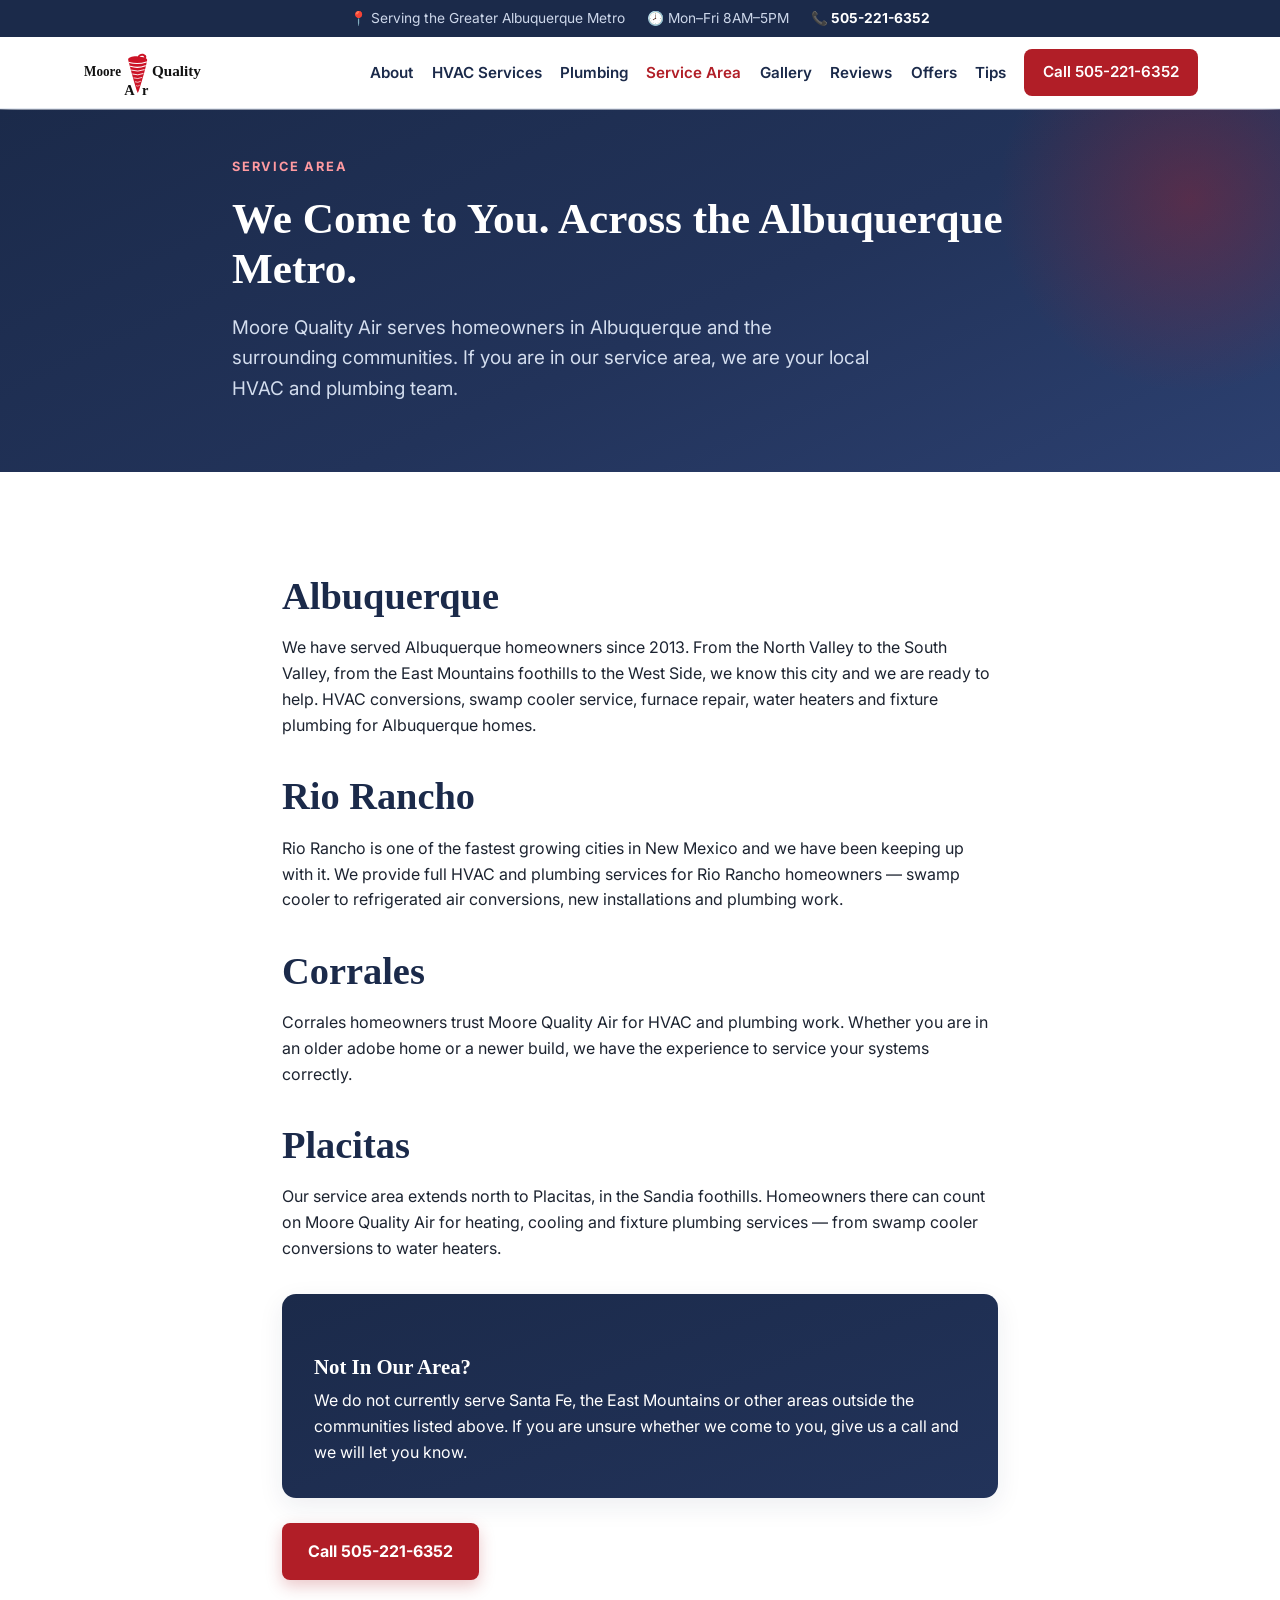
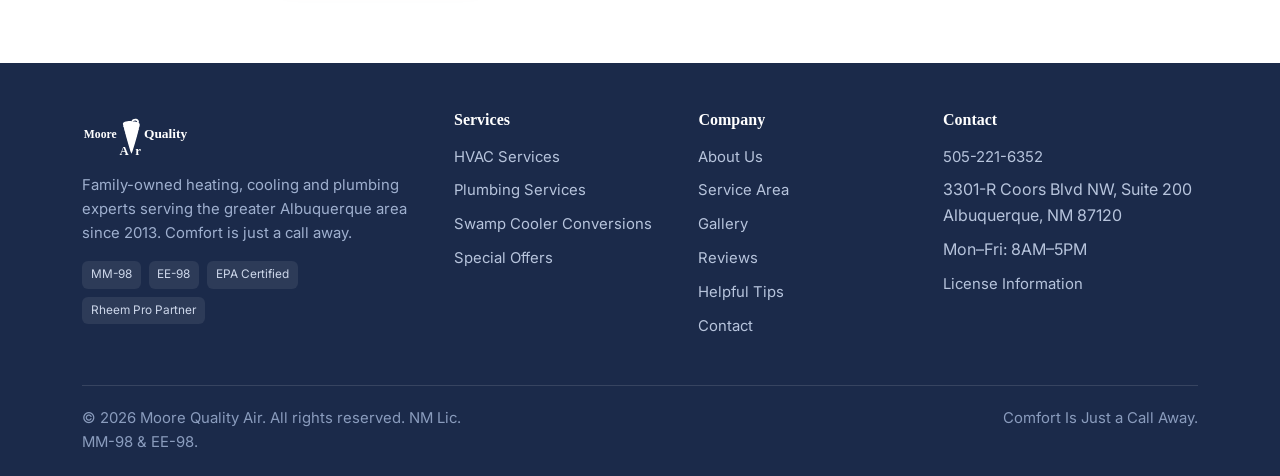
<file: service-area.html>
<!DOCTYPE html>
<html lang="en">
<head>
  <meta charset="UTF-8" />
  <meta name="viewport" content="width=device-width, initial-scale=1.0" />
  <title>HVAC and Plumbing Service Area | Moore Quality Air</title>
  <meta name="description" content="Moore Quality Air serves Albuquerque, Rio Rancho, Corrales and Placitas with HVAC and plumbing services. Call 505-221-6352." />
  <link rel="preconnect" href="https://fonts.googleapis.com" />
  <link rel="preconnect" href="https://fonts.gstatic.com" crossorigin />
  <link href="https://fonts.googleapis.com/css2?family=Inter:wght@400;500;600;700;800&display=swap" rel="stylesheet" />
  <link rel="stylesheet" href="styles.css" />
  <link rel="icon" href="assets/logo.svg" />
</head>
<body>
  <div class="topbar"><div class="container topbar__inner">
    <span>📍 Serving the Greater Albuquerque Metro</span><span>🕗 Mon–Fri 8AM–5PM</span><a href="tel:+15052216352">📞 505-221-6352</a>
  </div></div>
  <header class="header"><div class="container header__inner">
    <a class="brand" href="index.html" aria-label="Moore Quality Air home"><img src="assets/logo.svg" alt="Moore Quality Air" /></a>
    <nav class="nav" aria-label="Primary">
      <button class="nav__toggle" aria-expanded="false" aria-controls="nav-menu" aria-label="Toggle menu"><span></span><span></span><span></span></button>
      <ul class="nav__menu" id="nav-menu">
        <li><a href="about.html">About</a></li>
        <li><a href="hvac-services.html">HVAC Services</a></li>
        <li><a href="plumbing-services.html">Plumbing</a></li>
        <li><a href="service-area.html" class="active">Service Area</a></li>
        <li><a href="gallery.html">Gallery</a></li>
        <li><a href="reviews.html">Reviews</a></li>
        <li><a href="special-offers.html">Offers</a></li>
        <li><a href="helpful-tips.html">Tips</a></li>
        <li><a class="btn btn--small" href="tel:+15052216352">Call 505-221-6352</a></li>
      </ul>
    </nav>
  </div></header>

  <section class="hero hero--page"><div class="container hero__inner">
    <p class="hero__eyebrow">Service Area</p>
    <h1>We Come to You. Across the Albuquerque Metro.</h1>
    <p class="hero__sub">Moore Quality Air serves homeowners in Albuquerque and the surrounding communities. If you are in our service area, we are your local HVAC and plumbing team.</p>
  </div></section>

  <section class="section"><div class="container prose">
    <h2>Albuquerque</h2>
    <p>We have served Albuquerque homeowners since 2013. From the North Valley to the South Valley, from the East Mountains foothills to the West Side, we know this city and we are ready to help. HVAC conversions, swamp cooler service, furnace repair, water heaters and fixture plumbing for Albuquerque homes.</p>
    <h2>Rio Rancho</h2>
    <p>Rio Rancho is one of the fastest growing cities in New Mexico and we have been keeping up with it. We provide full HVAC and plumbing services for Rio Rancho homeowners — swamp cooler to refrigerated air conversions, new installations and plumbing work.</p>
    <h2>Corrales</h2>
    <p>Corrales homeowners trust Moore Quality Air for HVAC and plumbing work. Whether you are in an older adobe home or a newer build, we have the experience to service your systems correctly.</p>
    <h2>Placitas</h2>
    <p>Our service area extends north to Placitas, in the Sandia foothills. Homeowners there can count on Moore Quality Air for heating, cooling and fixture plumbing services — from swamp cooler conversions to water heaters.</p>

    <div class="panel" style="margin-top:2rem;">
      <h3>Not In Our Area?</h3>
      <p style="margin-bottom:0;">We do not currently serve Santa Fe, the East Mountains or other areas outside the communities listed above. If you are unsure whether we come to you, give us a call and we will let you know.</p>
    </div>
    <p style="margin-top:1.6rem;"><a class="btn" href="tel:+15052216352">Call 505-221-6352</a></p>
  </div></section>

  <footer class="footer"><div class="container">
    <div class="footer__inner">
      <div><img src="assets/logo.svg" alt="Moore Quality Air" /><p>Family-owned heating, cooling and plumbing experts serving the greater Albuquerque area since 2013. Comfort is just a call away.</p><div class="badges"><span>MM-98</span><span>EE-98</span><span>EPA Certified</span><span>Rheem Pro Partner</span></div></div>
      <div><h4>Services</h4><ul><li><a href="hvac-services.html">HVAC Services</a></li><li><a href="plumbing-services.html">Plumbing Services</a></li><li><a href="hvac-services.html#conversions">Swamp Cooler Conversions</a></li><li><a href="special-offers.html">Special Offers</a></li></ul></div>
      <div><h4>Company</h4><ul><li><a href="about.html">About Us</a></li><li><a href="service-area.html">Service Area</a></li><li><a href="gallery.html">Gallery</a></li><li><a href="reviews.html">Reviews</a></li><li><a href="helpful-tips.html">Helpful Tips</a></li><li><a href="contact.html">Contact</a></li></ul></div>
      <div><h4>Contact</h4><ul><li><a href="tel:+15052216352">505-221-6352</a></li><li>3301-R Coors Blvd NW, Suite 200<br/>Albuquerque, NM 87120</li><li>Mon–Fri: 8AM–5PM</li><li><a href="license.html">License Information</a></li></ul></div>
    </div>
    <div class="footer__bottom"><p>&copy; <span id="year"></span> Moore Quality Air. All rights reserved. NM Lic. MM-98 &amp; EE-98.</p><p>Comfort Is Just a Call Away.</p></div>
  </div></footer>
  <script src="script.js"></script>
</body>
</html>
</file>
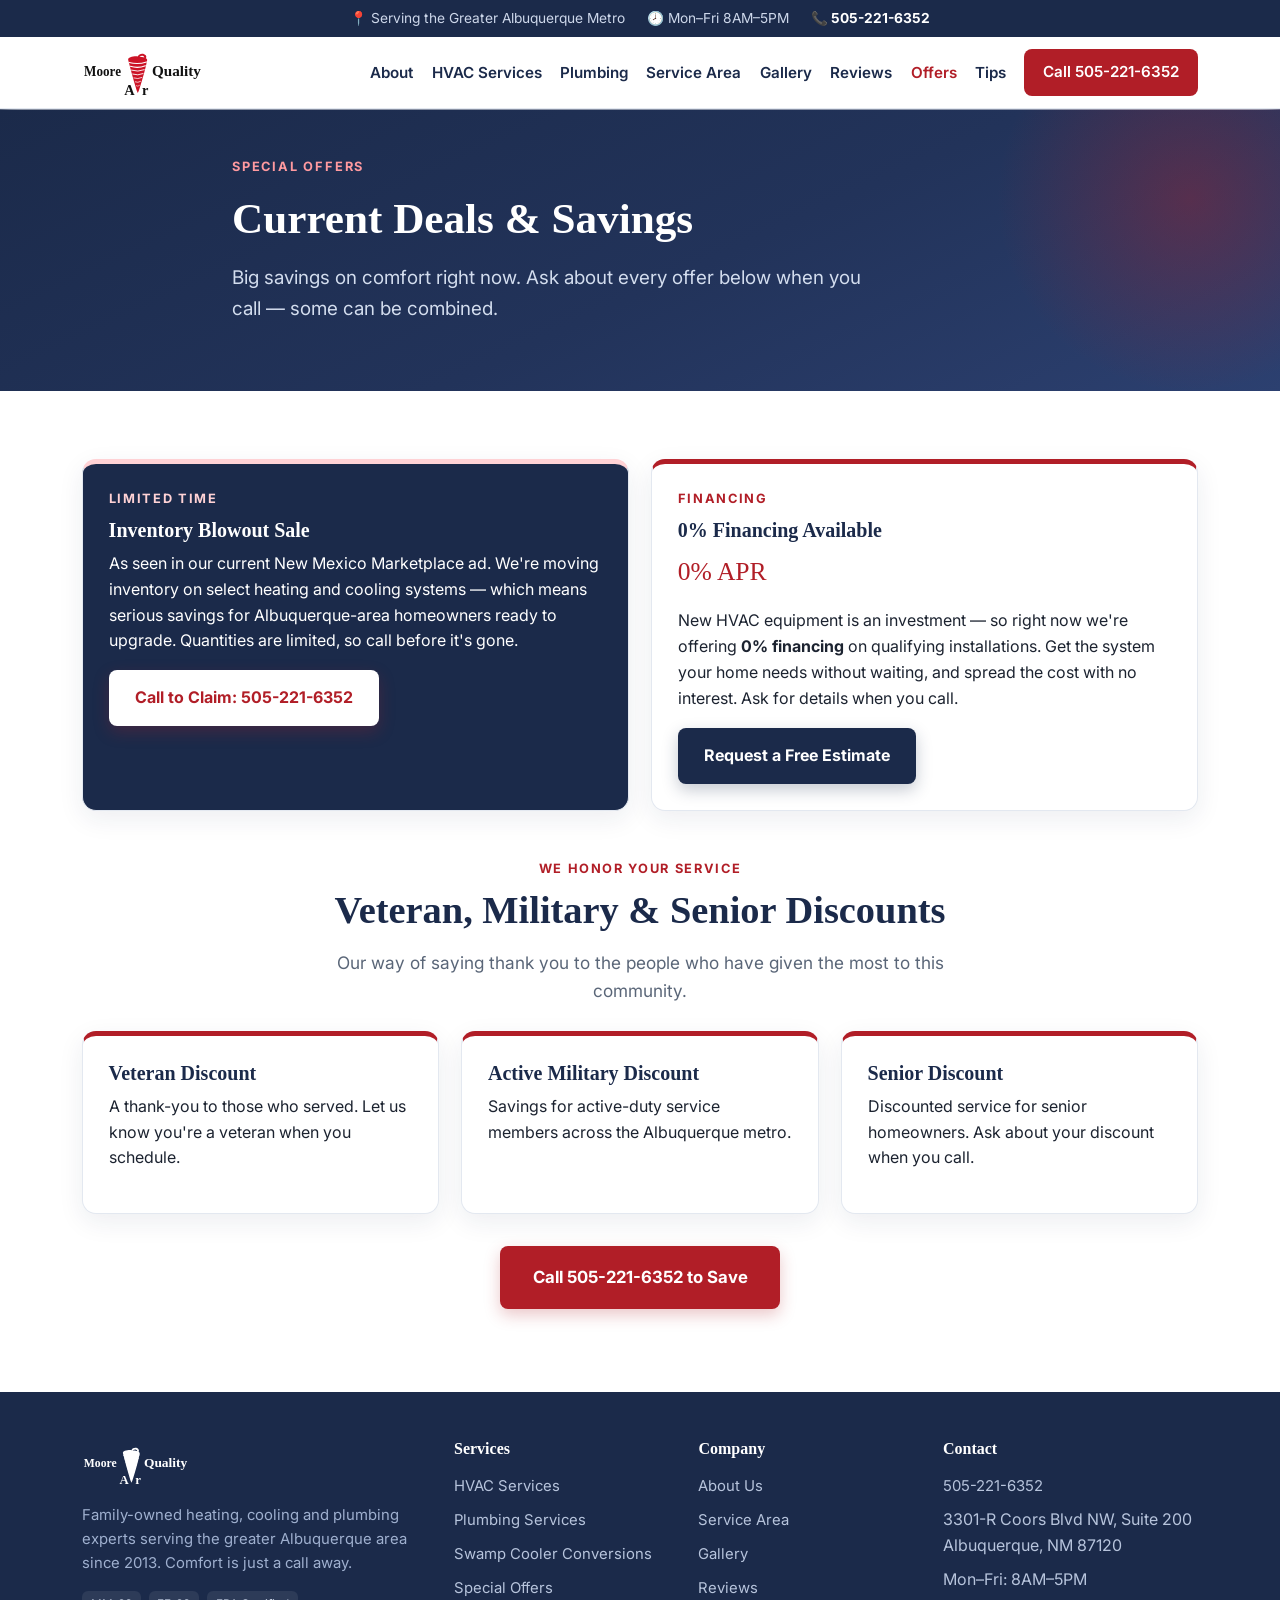
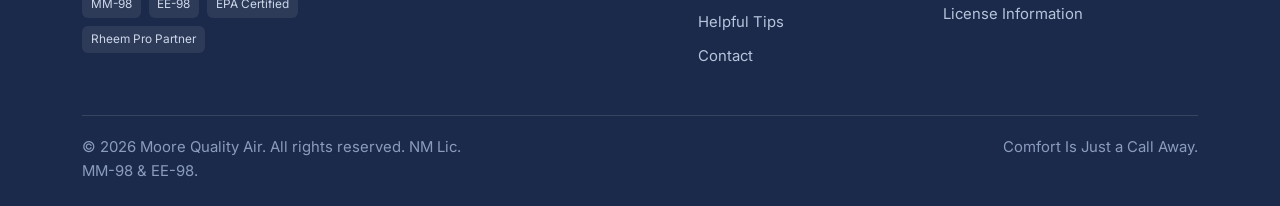
<file: special-offers.html>
<!DOCTYPE html>
<html lang="en">
<head>
  <meta charset="UTF-8" />
  <meta name="viewport" content="width=device-width, initial-scale=1.0" />
  <title>Special Offers | Moore Quality Air | Albuquerque HVAC &amp; Plumbing</title>
  <meta name="description" content="Current Moore Quality Air offers: 0% financing, Inventory Blowout Sale, plus veteran, military and senior discounts. Albuquerque HVAC and plumbing. Call 505-221-6352." />
  <link rel="preconnect" href="https://fonts.googleapis.com" />
  <link rel="preconnect" href="https://fonts.gstatic.com" crossorigin />
  <link href="https://fonts.googleapis.com/css2?family=Inter:wght@400;500;600;700;800&display=swap" rel="stylesheet" />
  <link rel="stylesheet" href="styles.css" />
  <link rel="icon" href="assets/logo.svg" />
</head>
<body>
  <div class="topbar"><div class="container topbar__inner">
    <span>📍 Serving the Greater Albuquerque Metro</span><span>🕗 Mon–Fri 8AM–5PM</span><a href="tel:+15052216352">📞 505-221-6352</a>
  </div></div>
  <header class="header"><div class="container header__inner">
    <a class="brand" href="index.html" aria-label="Moore Quality Air home"><img src="assets/logo.svg" alt="Moore Quality Air" /></a>
    <nav class="nav" aria-label="Primary">
      <button class="nav__toggle" aria-expanded="false" aria-controls="nav-menu" aria-label="Toggle menu"><span></span><span></span><span></span></button>
      <ul class="nav__menu" id="nav-menu">
        <li><a href="about.html">About</a></li>
        <li><a href="hvac-services.html">HVAC Services</a></li>
        <li><a href="plumbing-services.html">Plumbing</a></li>
        <li><a href="service-area.html">Service Area</a></li>
        <li><a href="gallery.html">Gallery</a></li>
        <li><a href="reviews.html">Reviews</a></li>
        <li><a href="special-offers.html" class="active">Offers</a></li>
        <li><a href="helpful-tips.html">Tips</a></li>
        <li><a class="btn btn--small" href="tel:+15052216352">Call 505-221-6352</a></li>
      </ul>
    </nav>
  </div></header>

  <section class="hero hero--page"><div class="container hero__inner">
    <p class="hero__eyebrow">Special Offers</p>
    <h1>Current Deals &amp; Savings</h1>
    <p class="hero__sub">Big savings on comfort right now. Ask about every offer below when you call — some can be combined.</p>
  </div></section>

  <section class="section"><div class="container">
    <div class="grid grid--2">
      <article class="card offer offer--feature">
        <p class="section__eyebrow" style="color:#ffd2d5">Limited Time</p>
        <h3>Inventory Blowout Sale</h3>
        <p>As seen in our current New Mexico Marketplace ad. We're moving inventory on select heating and cooling systems — which means serious savings for Albuquerque-area homeowners ready to upgrade. Quantities are limited, so call before it's gone.</p>
        <a class="btn" href="tel:+15052216352" style="background:#fff;color:var(--red)">Call to Claim: 505-221-6352</a>
      </article>
      <article class="card offer">
        <p class="section__eyebrow">Financing</p>
        <h3>0% Financing Available</h3>
        <p class="tagline">0% APR</p>
        <p>New HVAC equipment is an investment — so right now we're offering <strong>0% financing</strong> on qualifying installations. Get the system your home needs without waiting, and spread the cost with no interest. Ask for details when you call.</p>
        <a class="btn btn--navy" href="contact.html">Request a Free Estimate</a>
      </article>
    </div>

    <div class="section__head" style="margin:3rem auto 1.6rem;">
      <p class="section__eyebrow">We Honor Your Service</p>
      <h2>Veteran, Military &amp; Senior Discounts</h2>
      <p class="section__sub">Our way of saying thank you to the people who have given the most to this community.</p>
    </div>
    <div class="grid grid--3">
      <article class="card offer"><h3>Veteran Discount</h3><p>A thank-you to those who served. Let us know you're a veteran when you schedule.</p></article>
      <article class="card offer"><h3>Active Military Discount</h3><p>Savings for active-duty service members across the Albuquerque metro.</p></article>
      <article class="card offer"><h3>Senior Discount</h3><p>Discounted service for senior homeowners. Ask about your discount when you call.</p></article>
    </div>
    <p style="text-align:center; margin-top:2rem;"><a class="btn btn--lg" href="tel:+15052216352">Call 505-221-6352 to Save</a></p>
  </div></section>

  <footer class="footer"><div class="container">
    <div class="footer__inner">
      <div><img src="assets/logo.svg" alt="Moore Quality Air" /><p>Family-owned heating, cooling and plumbing experts serving the greater Albuquerque area since 2013. Comfort is just a call away.</p><div class="badges"><span>MM-98</span><span>EE-98</span><span>EPA Certified</span><span>Rheem Pro Partner</span></div></div>
      <div><h4>Services</h4><ul><li><a href="hvac-services.html">HVAC Services</a></li><li><a href="plumbing-services.html">Plumbing Services</a></li><li><a href="hvac-services.html#conversions">Swamp Cooler Conversions</a></li><li><a href="special-offers.html">Special Offers</a></li></ul></div>
      <div><h4>Company</h4><ul><li><a href="about.html">About Us</a></li><li><a href="service-area.html">Service Area</a></li><li><a href="gallery.html">Gallery</a></li><li><a href="reviews.html">Reviews</a></li><li><a href="helpful-tips.html">Helpful Tips</a></li><li><a href="contact.html">Contact</a></li></ul></div>
      <div><h4>Contact</h4><ul><li><a href="tel:+15052216352">505-221-6352</a></li><li>3301-R Coors Blvd NW, Suite 200<br/>Albuquerque, NM 87120</li><li>Mon–Fri: 8AM–5PM</li><li><a href="license.html">License Information</a></li></ul></div>
    </div>
    <div class="footer__bottom"><p>&copy; <span id="year"></span> Moore Quality Air. All rights reserved. NM Lic. MM-98 &amp; EE-98.</p><p>Comfort Is Just a Call Away.</p></div>
  </div></footer>
  <script src="script.js"></script>
</body>
</html>
</file>
<file: styles.css>
:root {
  --red: #b11e27;
  --red-dark: #8e1820;
  --red-soft: #f7e7e8;
  --navy: #1b2a4a;
  --navy-700: #22335a;
  --navy-soft: #eaeef6;
  --ink: #1c2330;
  --muted: #5a6678;
  --line: #e3e8f0;
  --bg: #ffffff;
  --bg-alt: #f6f8fc;
  --radius: 14px;
  --shadow: 0 8px 26px rgba(27, 42, 74, 0.08);
  --shadow-lg: 0 22px 55px rgba(27, 42, 74, 0.16);
  --maxw: 1160px;
}

* { box-sizing: border-box; }
html { scroll-behavior: smooth; scroll-padding-top: 88px; }
body {
  margin: 0;
  font-family: "Inter", system-ui, -apple-system, "Segoe UI", Roboto, sans-serif;
  color: var(--ink); background: var(--bg); line-height: 1.62;
  -webkit-font-smoothing: antialiased;
}
h1,h2,h3,h4 { font-family: Georgia, "Times New Roman", serif; line-height: 1.15; color: var(--navy); margin: 0 0 .45em; }
p { margin: 0 0 1rem; }
a { color: var(--red); text-decoration: none; }
a:hover { text-decoration: underline; }
img { max-width: 100%; display: block; }
.container { width: 100%; max-width: var(--maxw); margin: 0 auto; padding: 0 22px; }
.muted { color: var(--muted); }

/* Buttons */
.btn {
  display: inline-flex; align-items: center; justify-content: center; gap: .5rem;
  background: var(--red); color: #fff; font-weight: 700; font-family: inherit; font-size: 1rem;
  padding: .82rem 1.5rem; border-radius: 8px; border: 2px solid transparent; cursor: pointer;
  transition: transform .15s ease, background .15s ease, box-shadow .15s ease;
  box-shadow: 0 6px 16px rgba(177,30,39,.25);
}
.btn:hover { background: var(--red-dark); color: #fff; transform: translateY(-2px); text-decoration: none; }
.btn--lg { padding: 1rem 1.9rem; font-size: 1.05rem; }
.btn--ghost { background: transparent; color: #fff; border-color: rgba(255,255,255,.55); box-shadow: none; }
.btn--ghost:hover { background: rgba(255,255,255,.12); color: #fff; }
.btn--navy { background: var(--navy); box-shadow: 0 6px 16px rgba(27,42,74,.25); }
.btn--navy:hover { background: var(--navy-700); }
.btn--block { width: 100%; }
.btn--small { padding: .55rem 1.05rem; font-size: .92rem; box-shadow: none; }

/* Topbar */
.topbar { background: var(--navy); color: #cdd7ea; font-size: .86rem; }
.topbar__inner { display: flex; gap: 1.4rem; align-items: center; justify-content: center; flex-wrap: wrap; padding: .45rem 22px; text-align: center; }
.topbar a { color: #fff; font-weight: 700; }
.topbar a:hover { color: #ffd2d5; }

/* Header / nav */
.header { position: sticky; top: 0; z-index: 60; background: rgba(255,255,255,.95); backdrop-filter: blur(10px); border-bottom: 1px solid var(--line); }
.header__inner { display: flex; align-items: center; justify-content: space-between; gap: 1rem; padding: .55rem 22px; }
.brand img { height: 54px; width: auto; }
.brand { display: inline-flex; align-items: center; }
.nav { display: flex; align-items: center; gap: 1rem; }
.nav__menu { list-style: none; display: flex; align-items: center; gap: 1.15rem; margin: 0; padding: 0; }
.nav__menu a { color: var(--navy); font-weight: 600; font-size: .95rem; }
.nav__menu a:hover, .nav__menu a.active { color: var(--red); text-decoration: none; }
.nav__menu .btn { color: #fff; }
.nav__toggle { display: none; flex-direction: column; gap: 5px; background: none; border: 0; cursor: pointer; padding: 8px; }
.nav__toggle span { width: 26px; height: 3px; background: var(--navy); border-radius: 2px; transition: .25s; }

/* Hero */
.hero { background: linear-gradient(155deg, var(--navy) 0%, var(--navy-700) 55%, #2c4070 100%); color: #fff; position: relative; overflow: hidden; }
.hero::after { content:""; position:absolute; right:-120px; top:-120px; width:420px; height:420px; background: radial-gradient(circle, rgba(177,30,39,.35), transparent 65%); }
.hero__inner { position: relative; z-index: 1; padding: 4rem 22px 4.4rem; max-width: 860px; }
.hero__eyebrow { text-transform: uppercase; letter-spacing: .14em; font-size: .8rem; font-weight: 700; color: #ff9aa0; margin-bottom: 1rem; }
.hero h1 { color: #fff; font-size: clamp(2rem, 4.6vw, 3.3rem); }
.hero__sub { font-size: 1.18rem; color: #d3ddee; max-width: 40rem; }
.hero__actions { display: flex; gap: .9rem; flex-wrap: wrap; margin-top: 1.7rem; }
.hero--page .hero__inner { padding: 3rem 22px 3.2rem; }
.hero--page h1 { font-size: clamp(1.8rem, 4vw, 2.7rem); }

/* Trust bar */
.trustbar { background: var(--bg-alt); border-bottom: 1px solid var(--line); }
.trustbar__inner { display: flex; flex-wrap: wrap; gap: .6rem 1.6rem; justify-content: center; padding: .9rem 22px; }
.trustbar span { font-size: .9rem; font-weight: 600; color: var(--navy); display: inline-flex; align-items: center; gap: .4rem; }
.trustbar span::before { content: "✓"; color: var(--red); font-weight: 800; }

/* Sections */
.section { padding: 4.2rem 0; }
.section--alt { background: var(--bg-alt); }
.section--navy { background: var(--navy); color: #fff; }
.section--navy h2, .section--navy h3 { color: #fff; }
.section__head { max-width: 44rem; margin: 0 auto 2.6rem; text-align: center; }
.section__eyebrow { text-transform: uppercase; letter-spacing: .13em; font-size: .8rem; font-weight: 700; color: var(--red); margin-bottom: .55rem; }
.section h2 { font-size: clamp(1.7rem, 3.3vw, 2.4rem); }
.section__sub { color: var(--muted); font-size: 1.08rem; }
.section--navy .section__sub { color: #c9d4e8; }

.grid { display: grid; gap: 1.4rem; }
.grid--2 { grid-template-columns: repeat(2,1fr); }
.grid--3 { grid-template-columns: repeat(3,1fr); }

.card { background: var(--bg); border: 1px solid var(--line); border-radius: var(--radius); padding: 1.6rem; box-shadow: var(--shadow); transition: transform .2s ease, box-shadow .2s ease; }
.card:hover { transform: translateY(-4px); box-shadow: var(--shadow-lg); }
.card h3 { font-size: 1.25rem; }
.card__icon { width: 52px; height: 52px; display: grid; place-items: center; font-size: 1.6rem; background: var(--red-soft); border-radius: 12px; margin-bottom: .9rem; }

/* Content lists */
.checklist { list-style: none; padding: 0; margin: 1.2rem 0; }
.checklist li { position: relative; padding-left: 1.9rem; margin-bottom: .6rem; }
.checklist li::before { content: "✓"; position: absolute; left: 0; top: 0; width: 1.35rem; height: 1.35rem; background: var(--red); color: #fff; border-radius: 50%; display: grid; place-items: center; font-size: .78rem; font-weight: 800; }
.section--navy .checklist li::before { background: #fff; color: var(--navy); }

.prose { max-width: 760px; margin: 0 auto; }
.prose h2 { margin-top: 2.2rem; }
.prose h3 { margin-top: 1.8rem; font-size: 1.3rem; color: var(--red); }
.arealist { columns: 2; column-gap: 2rem; list-style: none; padding: 0; }
.arealist li { padding: .35rem 0 .35rem 1.6rem; position: relative; }
.arealist li::before { content: "📍"; position: absolute; left: 0; }

/* Service split */
.split { display: grid; grid-template-columns: 1fr 1fr; gap: 2.6rem; align-items: center; }
.split--reverse .split__media { order: 2; }
.panel { background: linear-gradient(160deg, var(--navy), var(--navy-700)); color:#fff; border-radius: var(--radius); padding: 2rem; box-shadow: var(--shadow); }
.panel h3 { color:#fff; }
.statgrid { display: grid; grid-template-columns: repeat(2,1fr); gap: 1rem; }
.stat { background: var(--bg); border:1px solid var(--line); border-radius: var(--radius); padding: 1.3rem; text-align:center; box-shadow: var(--shadow); }
.stat strong { display:block; font-family: Georgia, serif; font-size: 2rem; color: var(--red); }
.stat span { font-size:.88rem; color: var(--muted); }

/* Testimonials */
.review { background: var(--bg); }
.review__stars { color: #f3a712; letter-spacing: 2px; margin-bottom: .6rem; }
.review blockquote { margin: 0 0 .8rem; font-size: 1.02rem; }
.review cite { font-style: normal; font-weight: 700; color: var(--navy); font-size: .9rem; }

/* Offers */
.offer { border-top: 5px solid var(--red); }
.offer--feature { background: var(--navy); color:#fff; border-top-color:#ffd2d5; }
.offer--feature h3 { color:#fff; }
.offer .tagline { font-size: 1.6rem; font-family: Georgia, serif; color: var(--red); }
.offer--feature .tagline { color:#ffd2d5; }

/* Gallery placeholder */
.gallery-grid { display:grid; grid-template-columns: repeat(3,1fr); gap:1rem; }
.gallery-tile { aspect-ratio: 4/3; border-radius: var(--radius); background: linear-gradient(135deg, var(--navy-soft), var(--red-soft)); display:grid; place-items:center; color: var(--navy); font-weight:600; text-align:center; padding:1rem; border:1px dashed #c7d0e0; }

/* Contact */
.contact-grid { display: grid; grid-template-columns: 1fr 1.05fr; gap: 2.6rem; align-items: start; }
.contact-list { list-style:none; padding:0; margin:1.2rem 0 0; }
.contact-list li { display:flex; gap:.7rem; margin-bottom:.85rem; font-size:1.04rem; }
.contact-list li b { color: var(--navy); }
.field { margin-bottom: .95rem; }
.field-row { display:grid; grid-template-columns:1fr 1fr; gap:.9rem; }
.field label { display:block; font-weight:600; font-size:.88rem; margin-bottom:.32rem; color: var(--navy); }
.field input, .field select, .field textarea { width:100%; padding:.72rem .85rem; border:1px solid var(--line); border-radius:8px; font:inherit; color:var(--ink); background:#fff; }
.field input:focus, .field select:focus, .field textarea:focus { outline:none; border-color:var(--red); box-shadow:0 0 0 3px rgba(177,30,39,.13); }
.field input.invalid, .field select.invalid { border-color:var(--red); box-shadow:0 0 0 3px rgba(177,30,39,.13); }
.form__note { text-align:center; font-size:.92rem; margin:.7rem 0 0; min-height:1.2rem; }
.form__note.success { color:#1c8a4d; font-weight:600; }
.form__note.error { color:var(--red); font-weight:600; }

/* CTA band */
.cta-band { background: var(--red); color:#fff; text-align:center; padding: 3rem 0; }
.cta-band h2 { color:#fff; }
.cta-band .btn { background:#fff; color:var(--red); }
.cta-band .btn:hover { background:#fff0f1; color:var(--red-dark); }

/* Footer */
.footer { background: var(--navy); color:#b7c4dc; padding: 3rem 0 1.4rem; }
.footer__inner { display:grid; grid-template-columns: 1.6fr 1fr 1fr 1.2fr; gap:2rem; }
.footer img { height:48px; margin-bottom: .9rem; filter: brightness(0) invert(1); }
.footer p { color:#9fb0cf; font-size:.93rem; max-width:24rem; }
.footer h4 { color:#fff; font-size:1rem; margin-bottom:.9rem; }
.footer ul { list-style:none; padding:0; margin:0; }
.footer li { margin-bottom:.5rem; }
.footer a { color:#b7c4dc; font-size:.93rem; }
.footer a:hover { color:#fff; }
.footer__bottom { border-top:1px solid rgba(255,255,255,.12); margin-top:2.4rem; padding-top:1.2rem; display:flex; justify-content:space-between; gap:1rem; flex-wrap:wrap; font-size:.84rem; color:#8a9cbd; }
.footer__bottom p { margin:0; color:#8a9cbd; }
.badges { display:flex; gap:.5rem; flex-wrap:wrap; margin-top:.6rem; }
.badges span { font-size:.74rem; background:rgba(255,255,255,.08); padding:.25rem .55rem; border-radius:6px; color:#cdd7ea; }

/* Responsive */
@media (max-width: 960px) {
  .grid--3 { grid-template-columns: repeat(2,1fr); }
  .split, .contact-grid { grid-template-columns: 1fr; }
  .split--reverse .split__media { order: 0; }
  .footer__inner { grid-template-columns: 1fr 1fr; }
  .gallery-grid { grid-template-columns: repeat(2,1fr); }
}
@media (max-width: 720px) {
  .nav__toggle { display:flex; }
  .nav__menu {
    position:absolute; top:100%; left:0; right:0; flex-direction:column; align-items:stretch; gap:0;
    background:#fff; border-bottom:1px solid var(--line); box-shadow: var(--shadow);
    padding:.4rem 22px 1rem; display:none;
  }
  .nav__menu.open { display:flex; }
  .nav__menu li { padding:.55rem 0; border-bottom:1px solid var(--line); }
  .nav__menu .btn { margin-top:.6rem; }
  .grid--2, .grid--3, .gallery-grid { grid-template-columns: 1fr; }
  .field-row { grid-template-columns: 1fr; }
  .arealist { columns: 1; }
  .footer__inner { grid-template-columns: 1fr; }
}
@media (prefers-reduced-motion: reduce) { * { scroll-behavior:auto !important; transition:none !important; } }
</file>
